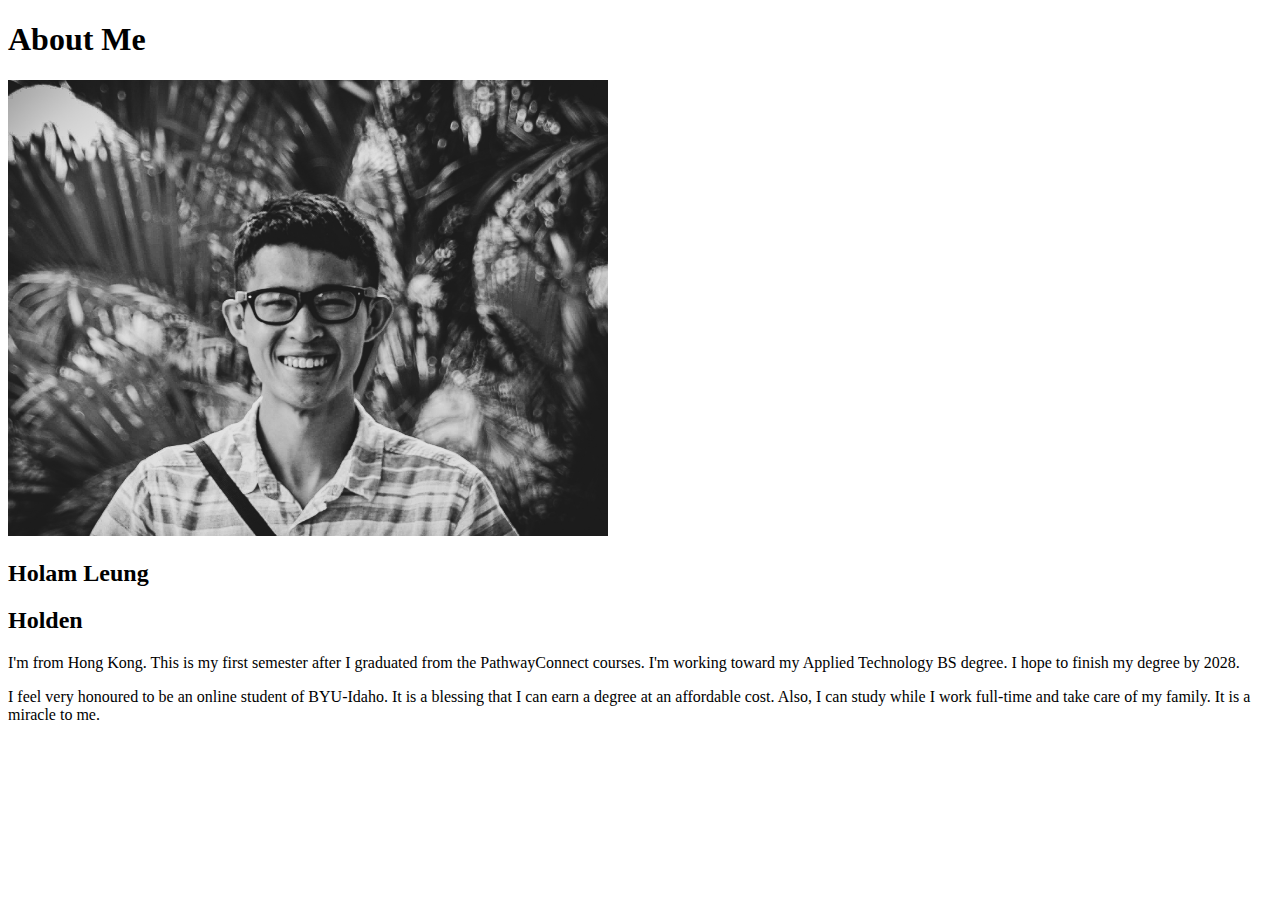
<file: aboutme/index.html>
<!DOCTYPE html>
<html lang="en">
<head>
    <meta charset="UTF-8">
    <meta http-equiv="X-UA-Compatible" content="IE=edge">
    <meta name="viewport" content="width=device-width, initial-scale=1.0">
    <title>All About Me</title>
</head>
<body>
    <h1>About Me</h1>
    <img alt = "Image of me" src="images/me.jpg" width="600">
    <h2>Holam Leung</h2>
    <h2>Holden</h2>
    <p>I'm from Hong Kong. This is my first semester after I graduated from the PathwayConnect courses. I'm working toward my Applied Technology BS degree. I hope to finish my degree by 2028.</p>
    <p>I feel very honoured to be an online student of BYU-Idaho. It is a blessing that I can earn a degree at an affordable cost. Also, I can study while I work full-time and take care of my family. It is a miracle to me.</p>
</body>
</html>
</file>
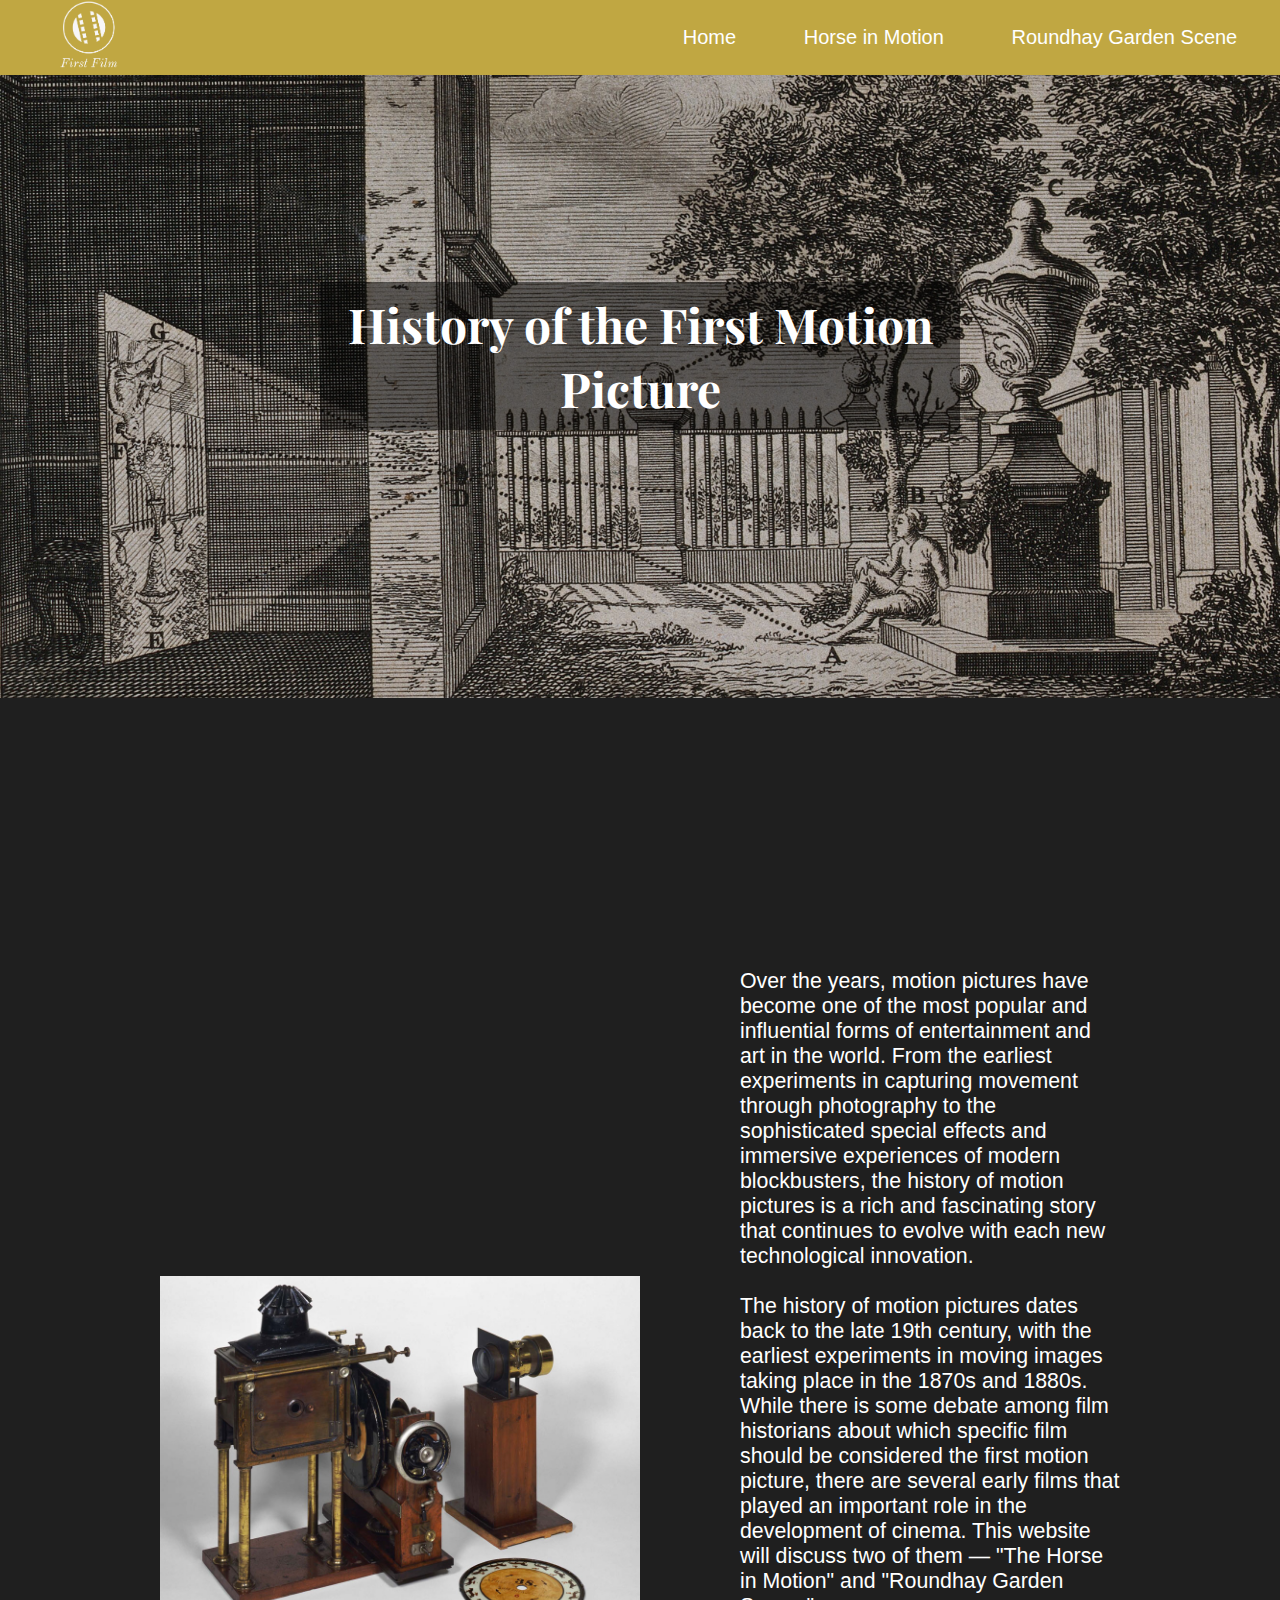
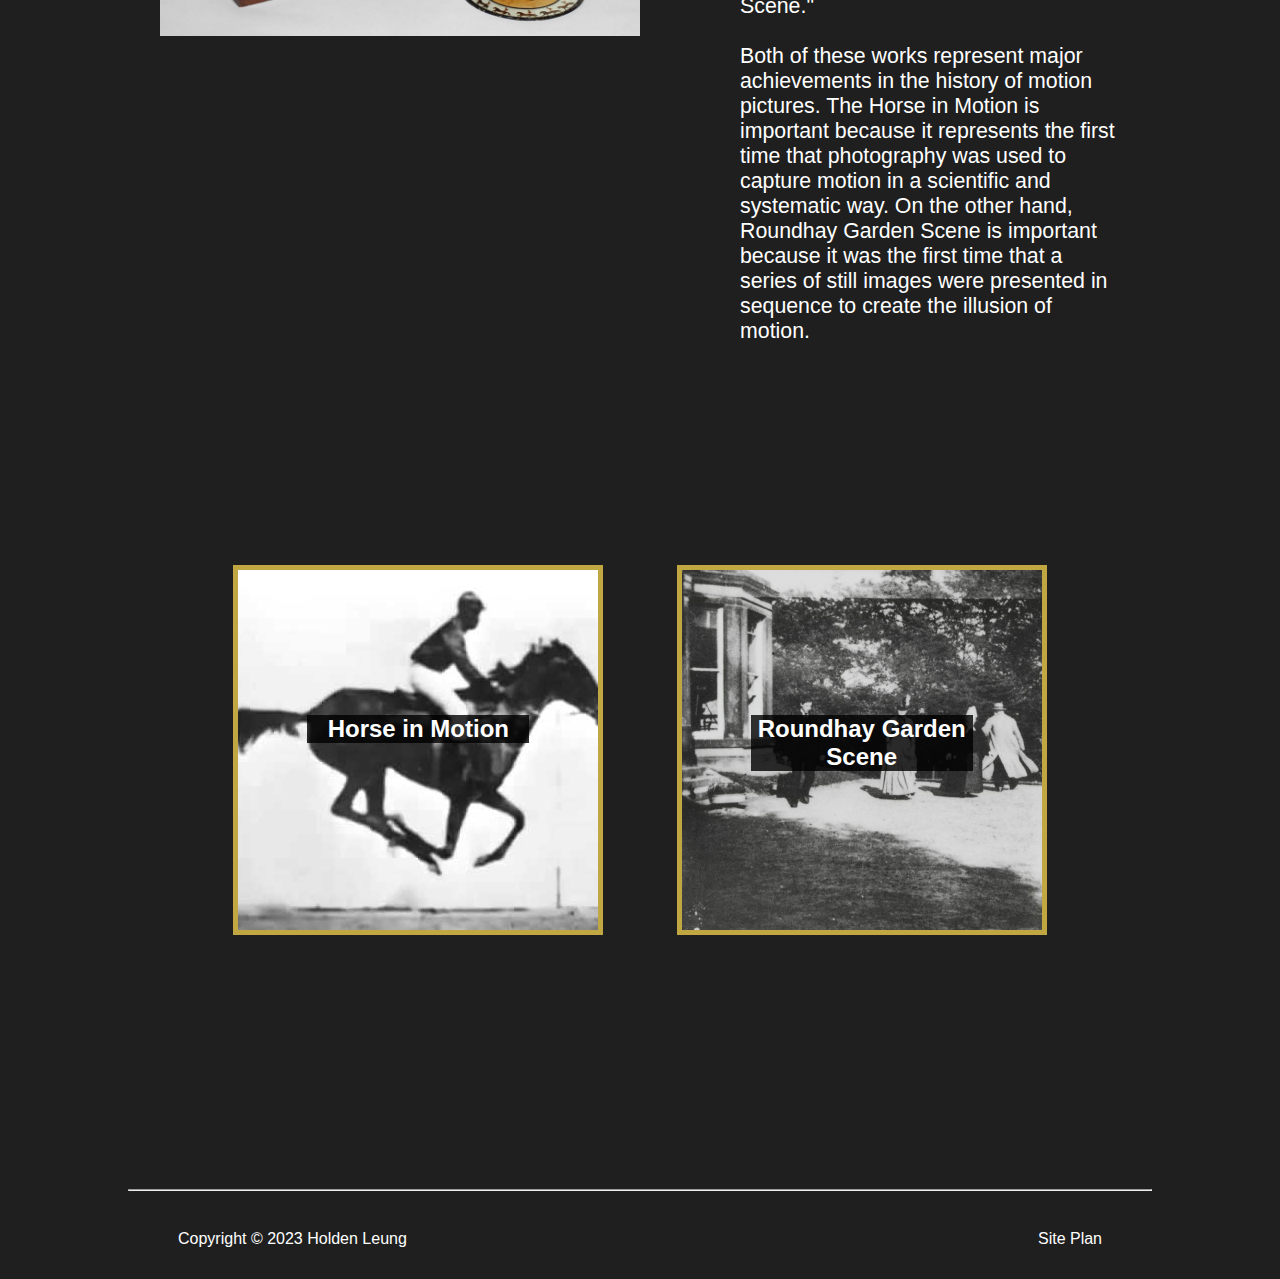
<file: film/index.html>
<!DOCTYPE html>
<html lang="en">
<head>
    <meta charset="UTF-8">
    <meta http-equiv="X-UA-Compatible" content="IE=edge">
    <meta name="viewport" content="width=device-width, initial-scale=1.0">
    <title>History of the First Motion Picture | Home</title>
    <link rel="stylesheet" href="styles/styles.css">
</head>
<body>
    <header>
        <a id="logo-link" href="index.html">
            <img src="images/ff_logo_trans.png" alt="First Film Logo">
        </a>
        <nav>
            <a href="index.html">Home</a>
            <a href="horse.html">Horse in Motion</a>
            <a href="garden.html">Roundhay Garden Scene</a>
        </nav>
    </header>
    <main>
        <section id="hero">
            <img src="images/camera_obscura.jpg" alt="Camera Obscura Illustration">
            <h1>History of the First Motion Picture</h1>
        </section>
        <div id="home-container">
            <div id="passage">
                <img src="images/zoopraxiscope.jpg" alt="Zoopraxiscope">
                <p>
                    Over the years, motion pictures have become one of the most popular and influential forms of entertainment and art in the world. From the earliest experiments in capturing movement through photography to the sophisticated special effects and immersive experiences of modern blockbusters, the history of motion pictures is a rich and fascinating story that continues to evolve with each new technological innovation.<br>
                    <br>The history of motion pictures dates back to the late 19th century, with the earliest experiments in moving images taking place in the 1870s and 1880s. While there is some debate among film historians about which specific film should be considered the first motion picture, there are several early films that played an important role in the development of cinema. This website will discuss two of them — "The Horse in Motion" and "Roundhay Garden Scene."<br>
                    <br>Both of these works represent major achievements in the history of motion pictures. The Horse in Motion is important because it represents the first time that photography was used to capture motion in a scientific and systematic way. On the other hand, Roundhay Garden Scene is important because it was the first time that a series of still images were presented in sequence to create the illusion of motion.
                </p>
            </div>
            <div id="subpage-container">
                <a class="subpage-link" href="horse.html">
                    <img src="images/horse.jpg" alt="The Horse in Motion">
                    <h2>Horse in Motion</h2>
                </a>
                <a class="subpage-link" href="garden.html">
                    <img src="images/garden.jpg" alt="Roundhay Garden Scene">
                    <h2>Roundhay Garden Scene</h2>
                </a>
            </div>
        </div>
    </main>
    <footer>
        <hr>
        <div id="footer-container">
            <p>Copyright © 2023 Holden Leung</p>
            <p id="footer-link"><a href="site-plan.html">Site Plan</a></p>
        </div>
    </footer>
</body>
</html>
</file>
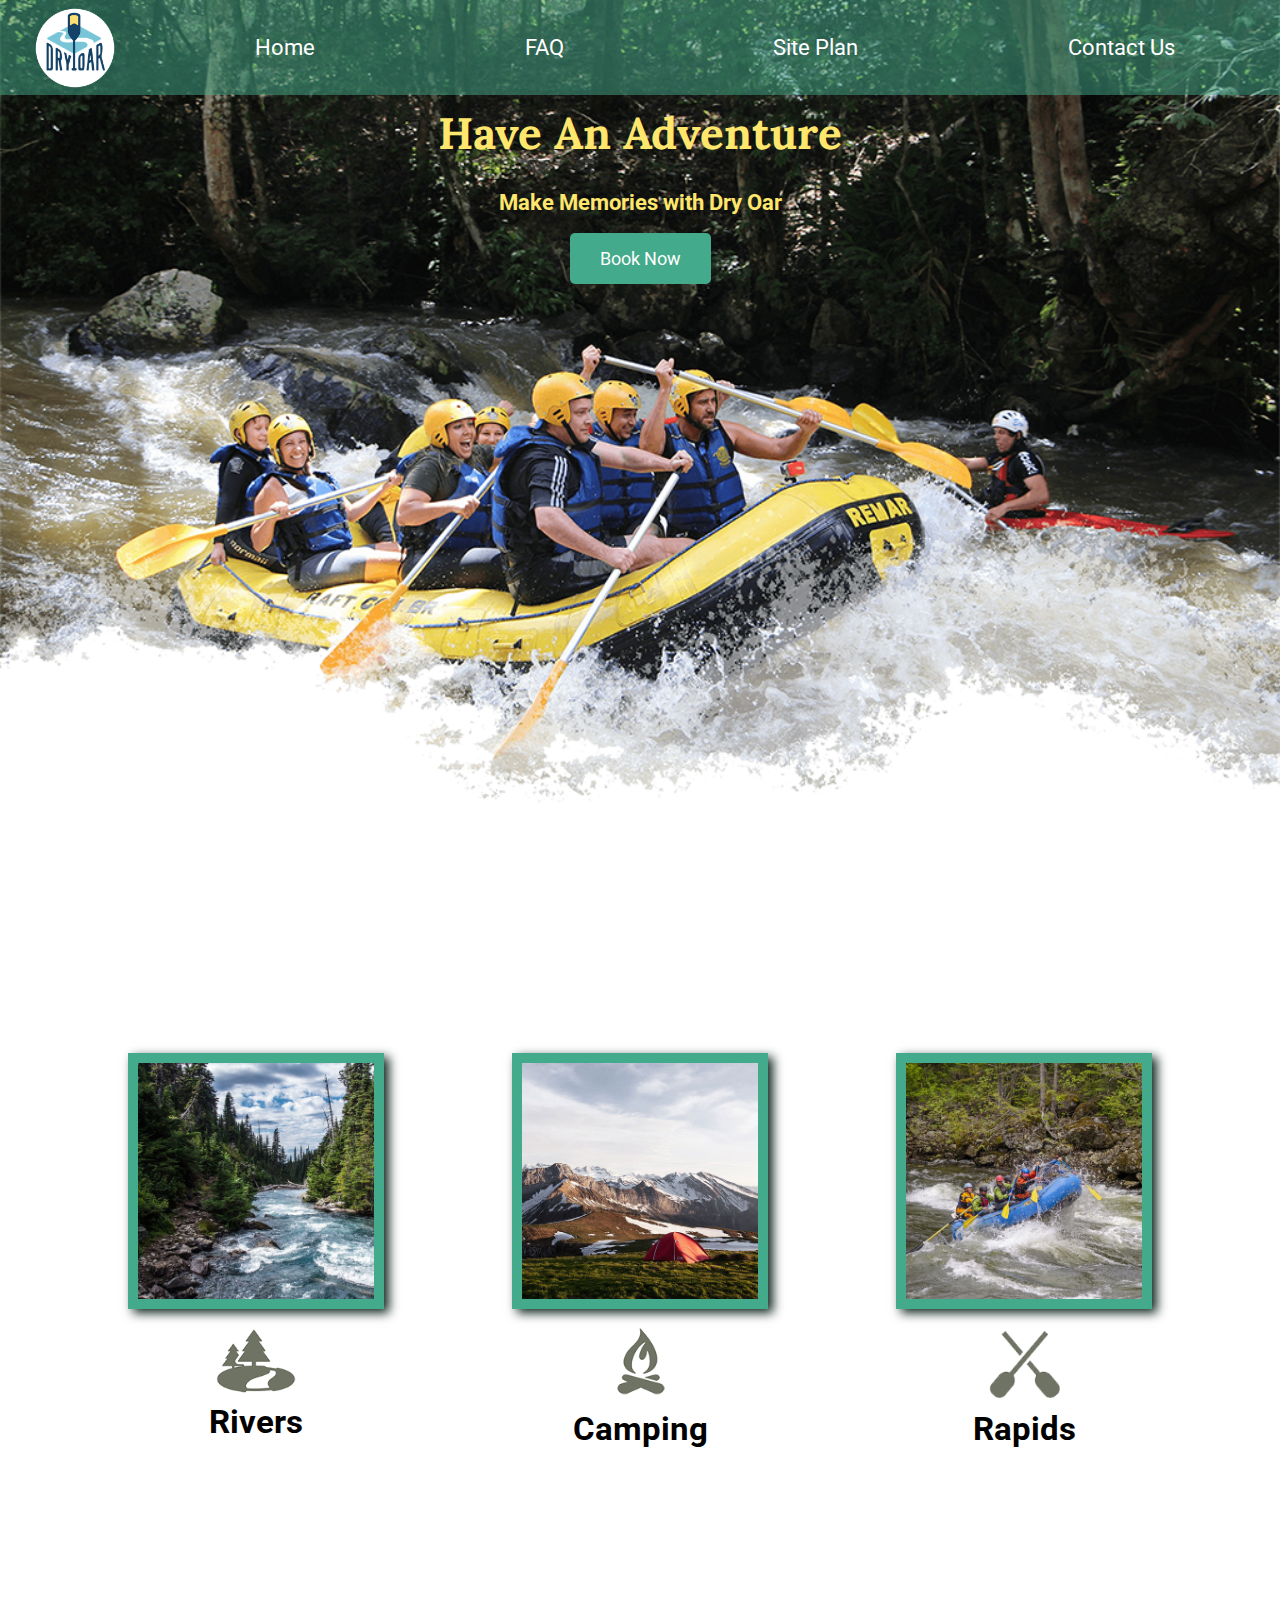
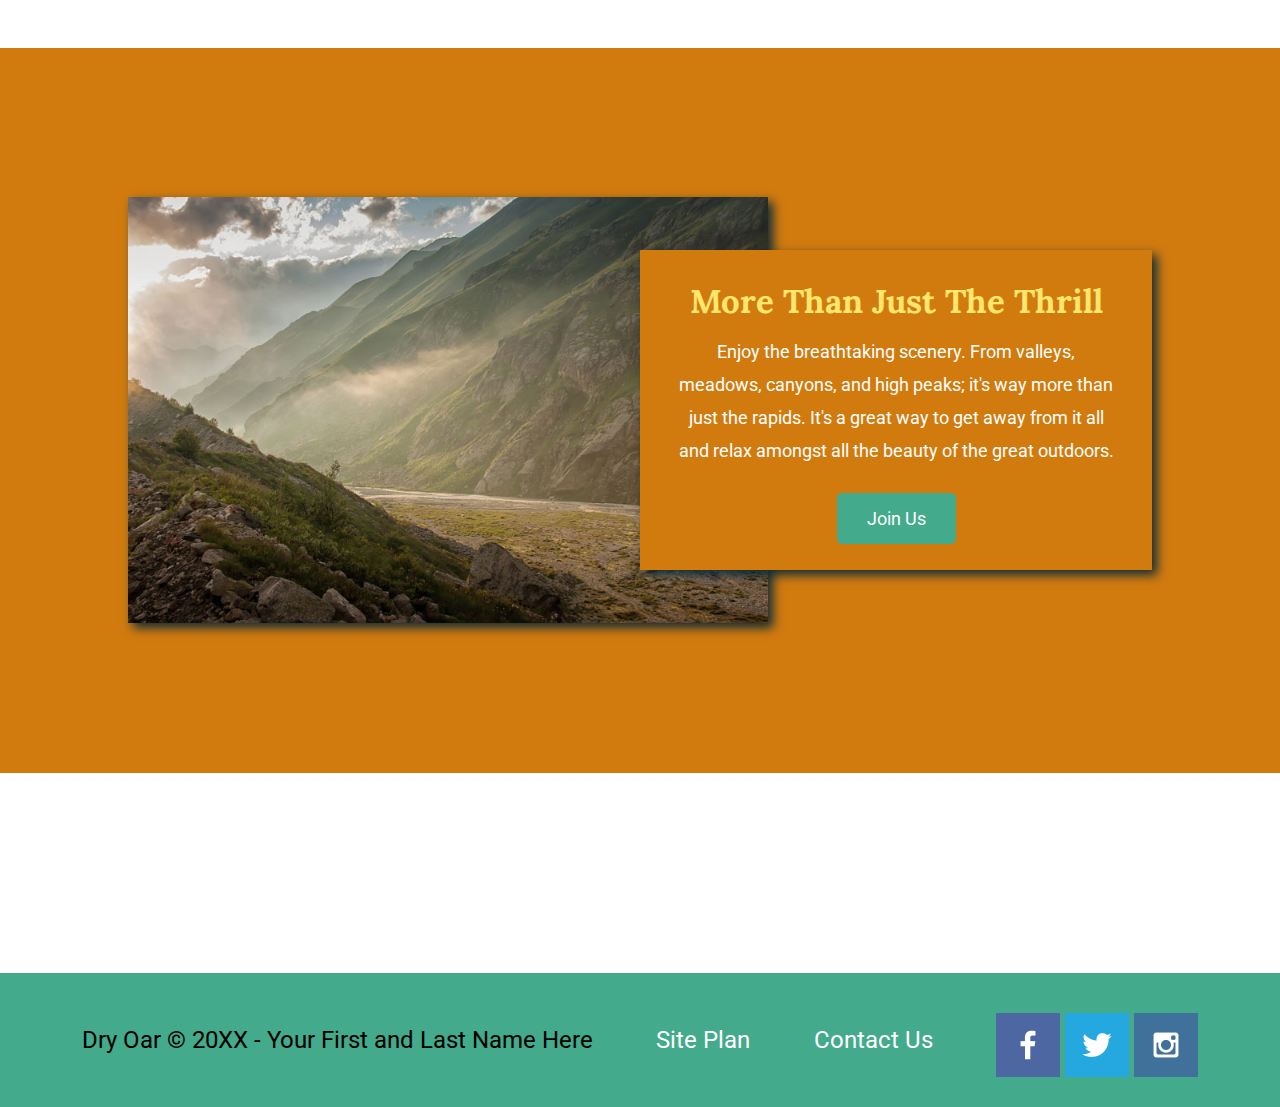
<file: wwr/index.html>
<!DOCTYPE html>
<html lang="en">
<head>
    <meta charset="UTF-8">
    <meta http-equiv="X-UA-Compatible" content="IE=edge">
    <meta name="viewport" content="width=device-width, intial-scale=1.0">
    <title>Whitewater Rafting Vacations | Dry Oar Boating | Home</title>
    <link rel="stylesheet" href="styles/styles.css">
</head>
<body>
    <div id="content">
        <header>
            <a id="logo_link" href="index.html">
                <img class="logo" src="images/logo.png" alt="Dry Oar Logo">
            </a>
            <nav>
                <a href="index.html">Home</a>
                <a href="faq.html">FAQ</a>
                <a href="site-plan-rafting.html">Site Plan</a>
                <a href="contactus.html">Contact Us</a>
            </nav>
        </header>
        <div id="hero">
            <div id="hero-box">
                <img id="hero-img" src="images/hero.png" alt="People enjoying white water rafting">
            </div>
            <section id="hero-msg">
                <h1 class="home-title">Have An Adventure</h1>
                <h4>Make Memories with Dry Oar</h4>
                <div class="button-box">
                    <a class="book" href="contactus.html">Book Now</a>
                </div>
            </section>
        </div>
        <main class="home-grid">
            <section class="rivers-card">
                <img class="card-img" src="images/rivers.jpg" alt="river in forest">
                <img class="icon" src="images/river_icon.png" alt="river icon">
                <h2>Rivers</h2>
            </section>
            <section class="camping-card">
                <img class="card-img" src="images/camping.jpg" alt="tent in mountains">
                <img class="icon" src="images/fire_icon.png" alt="fire icon">
                <h2>Camping</h2>
            </section>
            <section class="rapids-card">
                <img class="card-img" src="images/rapids.jpg" alt="rafting boast">
                <img class="icon" src="images/oars.png" alt="oars icon">
                <h2>Rapids</h2>
            </section>
            <div id="background"></div>
            <img class="mountains" src="images/mountains.jpg" alt="Misty mountains">
            <section class="msg">
                <h2>More Than Just The Thrill</h2>
                <p>Enjoy the breathtaking scenery. From valleys, meadows, canyons, and high peaks; it's way more than just the rapids. It's a great way to get away from it all and relax amongst all the beauty of the great outdoors. </p>
                <a class='join' href="rivers.html">Join Us</a>
            </section>
        </main>
        <footer>
            <p>Dry Oar &copy; 20XX - Your First and Last Name Here</p>
            <p><a href="site-plan-rafting.html">Site Plan</a></p>
            <p><a href="contactus.html">Contact Us</a></p>
            <div class="social">
                <a href="https://facebook.com" target="_blank">
                    <img src="images/facebook.png" alt="fb icon">
                </a>
                <a href="https://twitter.com" target="_blank">
                    <img src="images/twitter.png" alt="twitter icon">
                </a>
                <a href="https://instagram.com" target="_blank">
                    <img src="images/instagram.png" alt="instagram icon">
                </a>
            </div>
        </footer>
    </div>
</body>
</html>
</file>
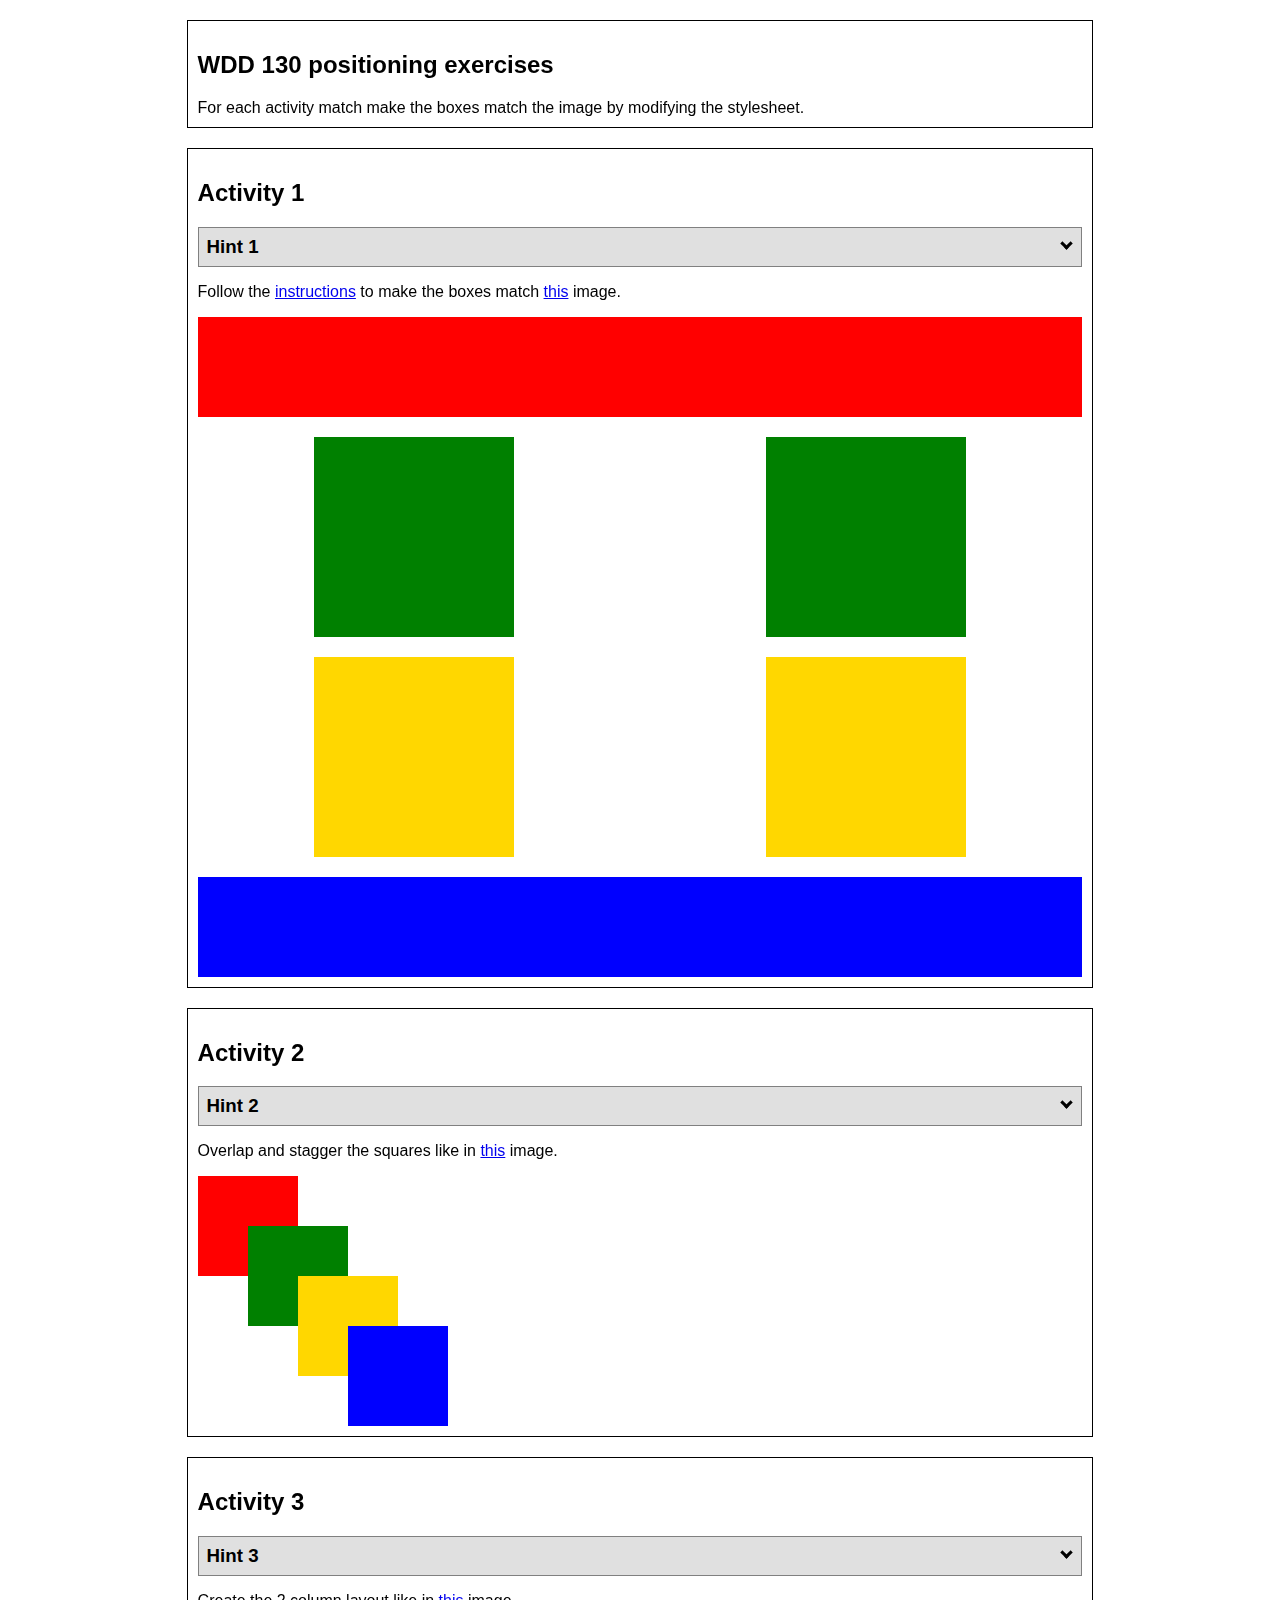
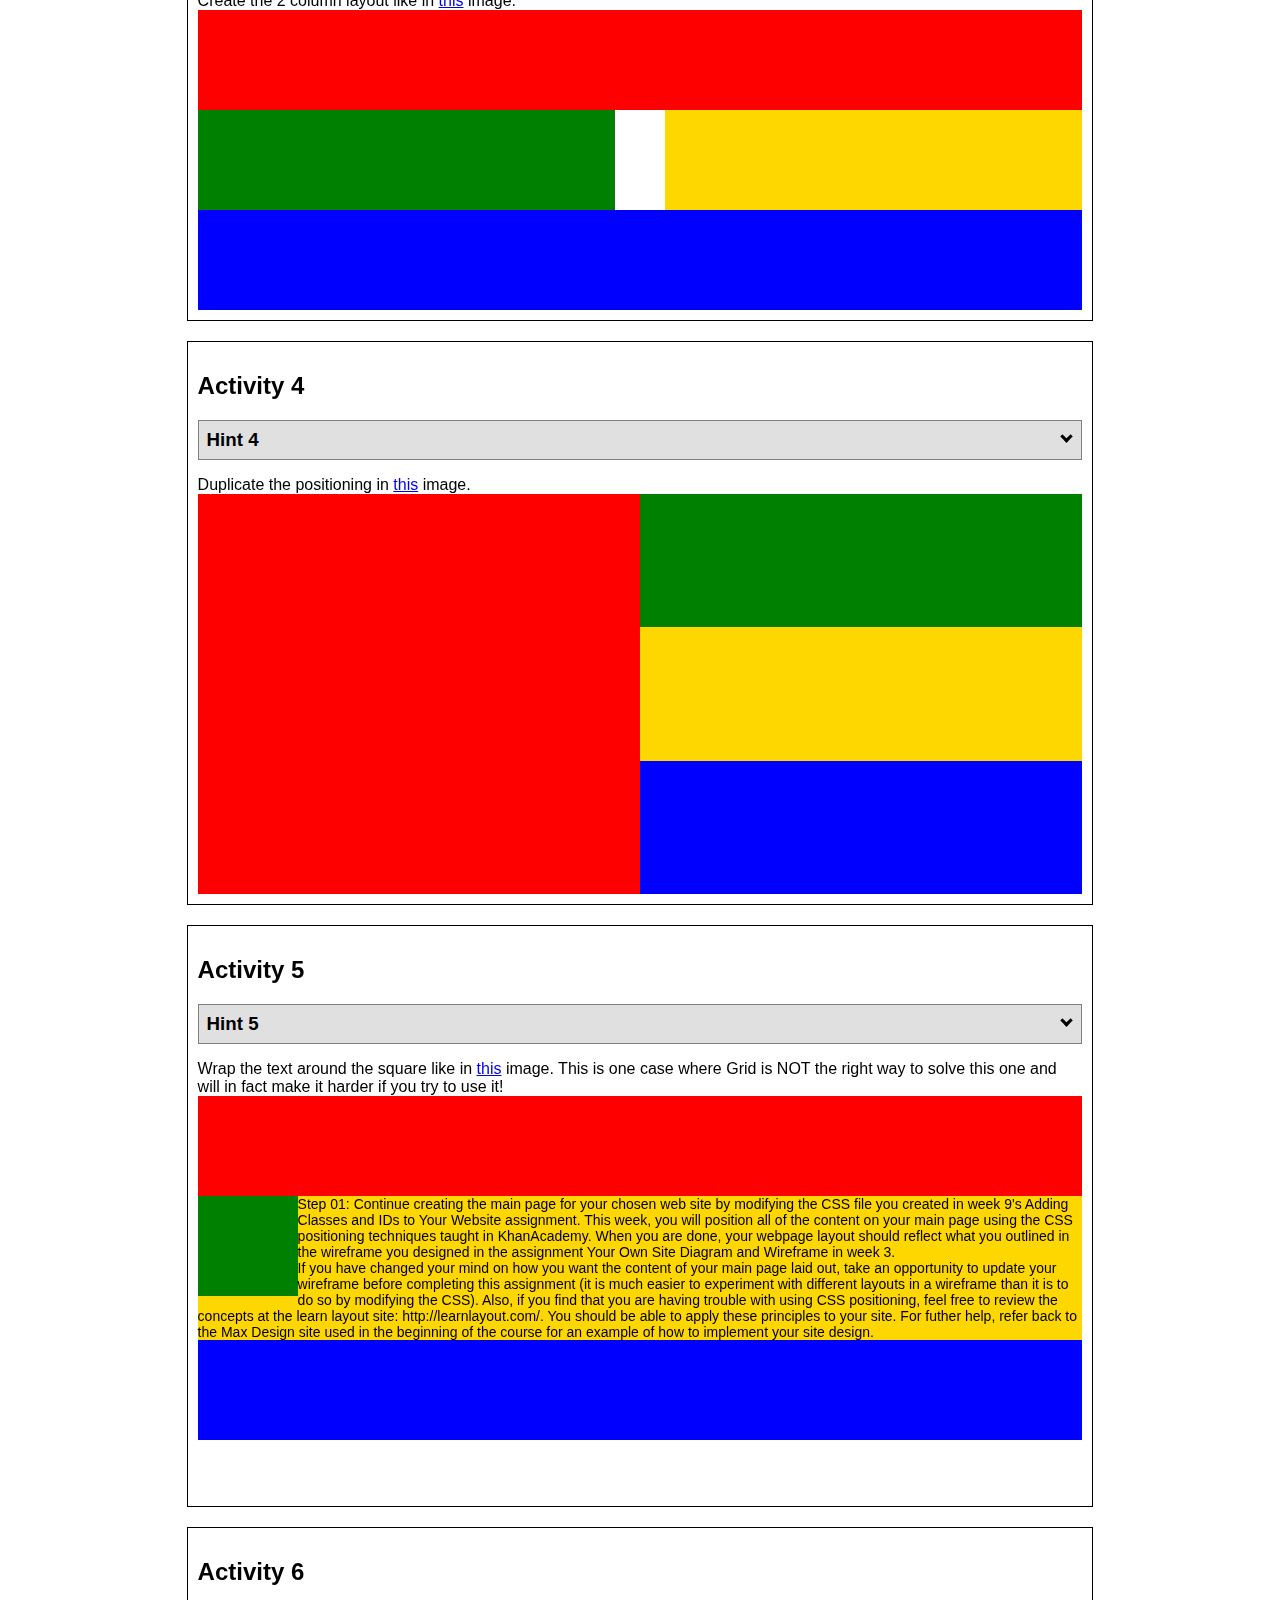
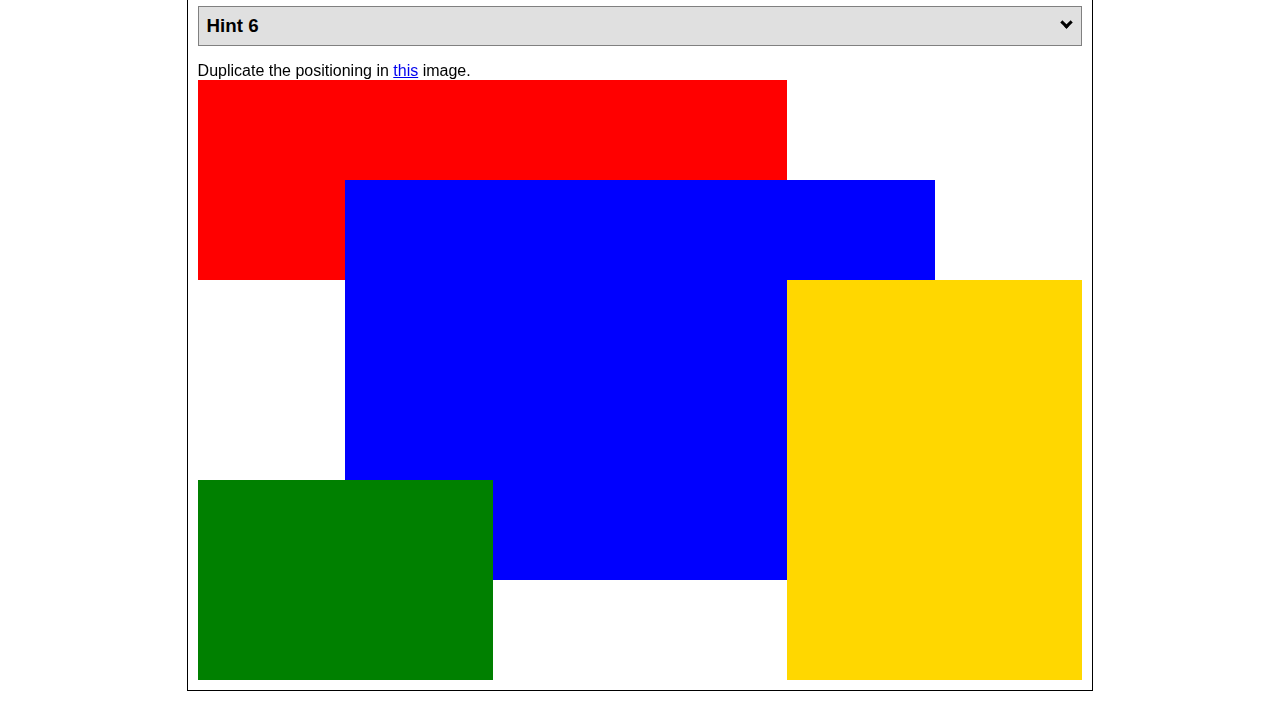
<file: positioning.html>
<!DOCTYPE html>
<html lang="en">
  <head>
    <!-- HTML - Name: positioning.html -->
    <title>Positioning Activity</title>
    <link rel="stylesheet" type="text/css" href="positionstyles.css" />
  </head>
  <body>
    <div class="activity">
      <h2>WDD 130 positioning exercises</h2>
      For each activity match make the boxes match the image by modifying the stylesheet.</div>
    <div class="activity">
      <h2>Activity 1</h2>
      <section class="hint"><input type="checkbox" ><i></i> <h3>Hint 1</h3><div><p>Check out the <a href="https://byui-wdd.github.io/wdd130/activities/w06-css-positioning.html" target="_blank">activity instructions</a> in Ilearn!</p></div></section>
      <p>Follow the <a href="https://byui-wdd.github.io/wdd130/activities/w06-css-positioning.html" target="_blank">instructions</a> to make the boxes match  <a href="https://byui-wdd.github.io/wdd130/images/example1.png" target="_blank">this</a> image.</p>
      <div class="content1" >
        <div class="red1" ></div>
        <div class="green1" ></div>
        <div class="green1" ></div>
        <div class="yellow1"></div>
        <div class="yellow1"></div>
        <div class="blue1"></div>
      </div>
    </div>
    <div class="activity">
      <h2>Activity 2</h2>
      <section class="hint"><input type="checkbox" > <h3>Hint 2</h3><i></i><div>
      <ul>
      <li>grid-template-columns: 50px 50px 50px 50px 50px </li></ul></div></section>
      <p>Overlap and stagger the squares like in <a href="https://byui-wdd.github.io/wdd130/images/example2.png" target="_blank">this</a> image.</p>
      <div class="content2" >
        <div class="red2" ></div>
        <div class="green2" ></div>
        <div class="yellow2"></div>
        <div class="blue2"></div>
      </div>
    </div>
    <div class="activity">
      <h2>Activity 3</h2>
      <section class="hint"><input type="checkbox" > <h3>Hint 3</h3><i></i><div><p>This one is going to be best solved with CSS Grid. Remember to make the boxes the right width first...then start moving them around. </p><h4>Properties used:</h4><ul><li>display:grid;</li><li>grid-template-columns:</li><li>grid-column-gap:</li>
        <li>grid-column:</li>  </ul></div></section>
      Create the 2 column layout like in <a href="https://byui-wdd.github.io/wdd130/images/example3.png" target="_blank">this</a>  image.
      <div class="content3" >
        <div class="red3" ></div>
        <div class="green3" ></div>
        <div class="yellow3"></div>
        <div class="blue3"></div>
      </div>
    </div>
    <div class="activity">
      <h2>Activity 4</h2>
      <section class="hint"><input type="checkbox" > <h3>Hint 4</h3><i></i><div><p>For the others we have been primarily concerned with width. For this one you will need to adjust height as well. </p><h4>Properties used:</h4><ul><li>display:grid;</li><li>grid-template-columns:</li><li>grid-row:</li></ul></div></section>
      Duplicate the positioning in <a href="https://byui-wdd.github.io/wdd130/images/example4.png" target="_blank">this</a> image. 
      <div class="content4" >
        <div class="red4" ></div>
        <div class="green4" ></div>
        <div class="yellow4"></div>
        <div class="blue4"></div>
      </div>
    </div>

    <div class="activity">
      <h2>Activity 5</h2>
      <section class="hint"><input type="checkbox" > <h3>Hint 5</h3><i></i><div><p>Grid is <strong>not</strong> the right way to do this.  In fact there is only one way to really do that...and that is with float. Remember that we float the thing we want the text to wrap around.  Also remember to start by making all the shapes the right size and shape.</p><h4>Properties used:</h4><ul><li>float: left;</li></ul></div></section>
      Wrap the text around the square like in <a href="https://byui-wdd.github.io/wdd130/images/example5.png" target="_blank">this</a> image. This is one case where Grid is NOT the right way to solve this one and will in fact make it harder if you try to use it!
      <div class="content5" >
        <div class="red5" ></div>
        <div class="green5" ></div>
        <div class="yellow5">Step 01: Continue creating the main page for your chosen web site by modifying the CSS file you created in week 9's Adding Classes and IDs to Your Website assignment. This week, you will position all of the content on your main page using the CSS positioning techniques taught in KhanAcademy. When you are done, your webpage layout should reflect what you outlined in the wireframe you designed in the assignment Your Own Site Diagram and Wireframe in week 3. <br />
          If you have changed your mind on how you want the content of your main page laid out, take an opportunity to update your wireframe before completing this assignment (it is much easier to experiment with different layouts in a wireframe than it is to do so by modifying the CSS). Also, if you find that you are having trouble with using CSS positioning, feel free to review the concepts at the learn layout site: http://learnlayout.com/. You should be able to apply these principles to your site. For futher help, refer back to the Max Design site used in the beginning of the course for an example of how to implement your site design.</div>
        <div class="blue5"></div>
      </div>
    </div>
    <div class="activity">
      <h2>Activity 6</h2>
      <section class="hint"><input type="checkbox" > <h3>Hint 6</h3><i></i><div><p>This one is all about visualizing the grid behind the layout. If you are having a hard time doing that first: all the sizes are even multiples of 100, and second here is another example with the lines drawn: <a href="https://byui-wdd.github.io/wdd130/images/example6-hint.png" target="_blank">example 6 with lines</a>. For this one you will find it easiest if you use px for the column width. You can also use <kbd>z-index</kbd> to control the element layering.    </p><h4>Properties used:</h4><ul><li>display:grid;</li><li>grid-template-columns:</li><li>grid-column:</li><li>grid-row:</li><li><a href="https://www.w3schools.com/cssref/pr_pos_z-index.asp" target="_blank">z-index:</a></li></ul></div></section>
      Duplicate the positioning in <a href="https://byui-wdd.github.io/wdd130/images/example6.png" target="_blank">this</a> image.
      <div class="content6" >
        <div class="red6" ></div>
        <div class="green6" ></div>
        <div class="yellow6"></div>
        <div class="blue6"></div>
      </div>
    </div>
  </body>
</html>
</file>
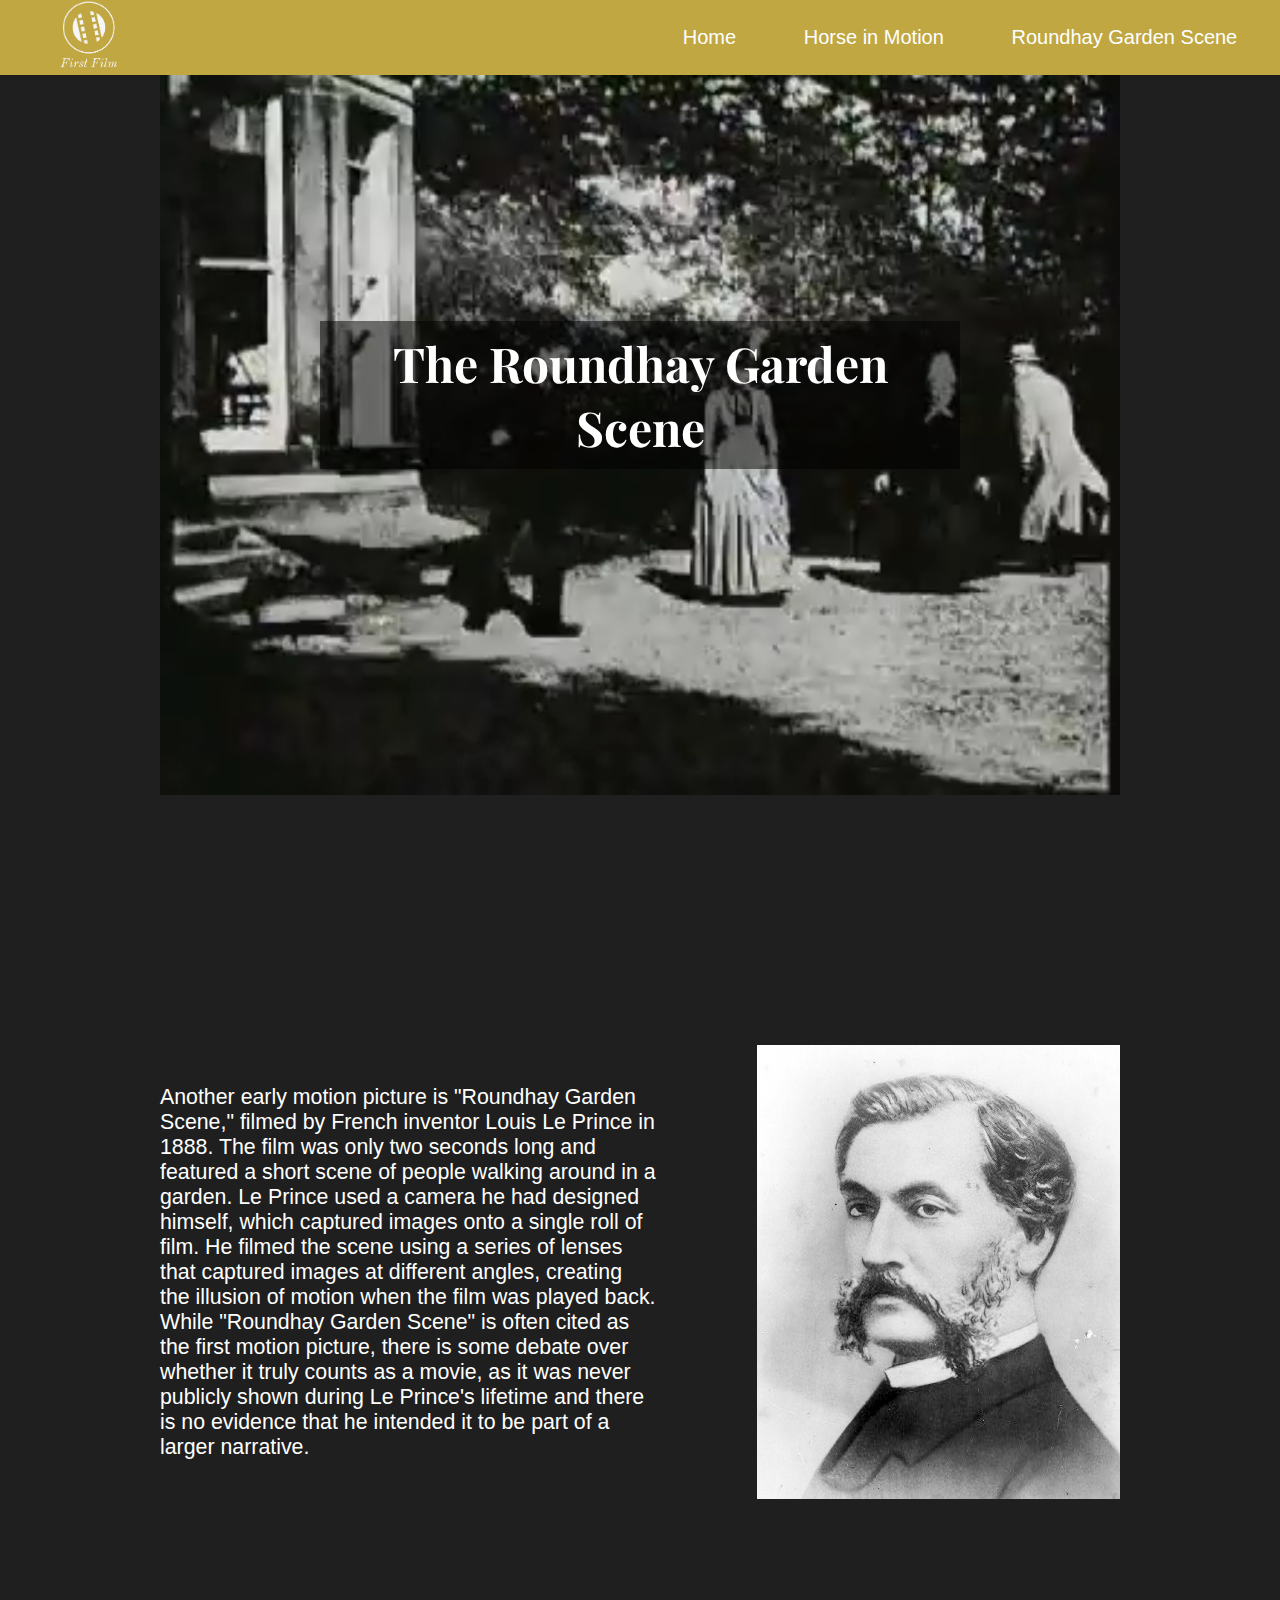
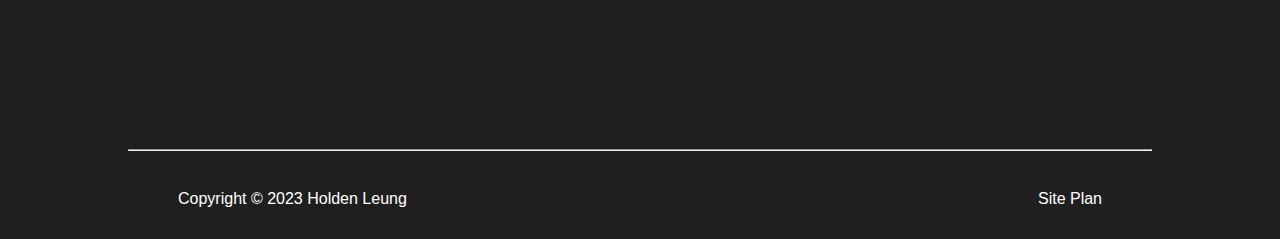
<file: film/garden.html>
<!DOCTYPE html>
<html lang="en">
<head>
    <meta charset="UTF-8">
    <meta http-equiv="X-UA-Compatible" content="IE=edge">
    <meta name="viewport" content="width=device-width, initial-scale=1.0">
    <title>Roundhay Garden Scene</title>
    <link rel="stylesheet" href="styles/styles.css">
</head>
<body>
    <header>
        <a id="logo-link" href="index.html">
            <img src="images/ff_logo_trans.png" alt="First Film Logo">
        </a>
        <nav>
            <a href="index.html">Home</a>
            <a href="horse.html">Horse in Motion</a>
            <a href="garden.html">Roundhay Garden Scene</a>
        </nav>
    </header>
    <main>
        <section id="hero">
            <video autoplay muted loop id="hero-video">
                <source src="videos/garden.mp4" type="video/mp4">
                Your browser does not support HTML5 video.
            </video>
            <h1>The Roundhay Garden Scene</h1>
        </section>
        <div id="home-container">
            <div id="passage">
                <p>
                    Another early motion picture is "Roundhay Garden Scene," filmed by French inventor Louis Le Prince in 1888. The film was only two seconds long and featured a short scene of people walking around in a garden. Le Prince used a camera he had designed himself, which captured images onto a single roll of film. He filmed the scene using a series of lenses that captured images at different angles, creating the illusion of motion when the film was played back. While "Roundhay Garden Scene" is often cited as the first motion picture, there is some debate over whether it truly counts as a movie, as it was never publicly shown during Le Prince's lifetime and there is no evidence that he intended it to be part of a larger narrative.
                </p>
                <img src="images/louis_le_prince.jpg" alt="Louis Le Prince potrait">
            </div>
        </div>
    </main>
    <footer>
        <hr>
        <div id="footer-container">
            <p>Copyright © 2023 Holden Leung</p>
            <p id="footer-link"><a href="site-plan.html">Site Plan</a></p>
        </div>
    </footer>
</body>
</html>
</file>
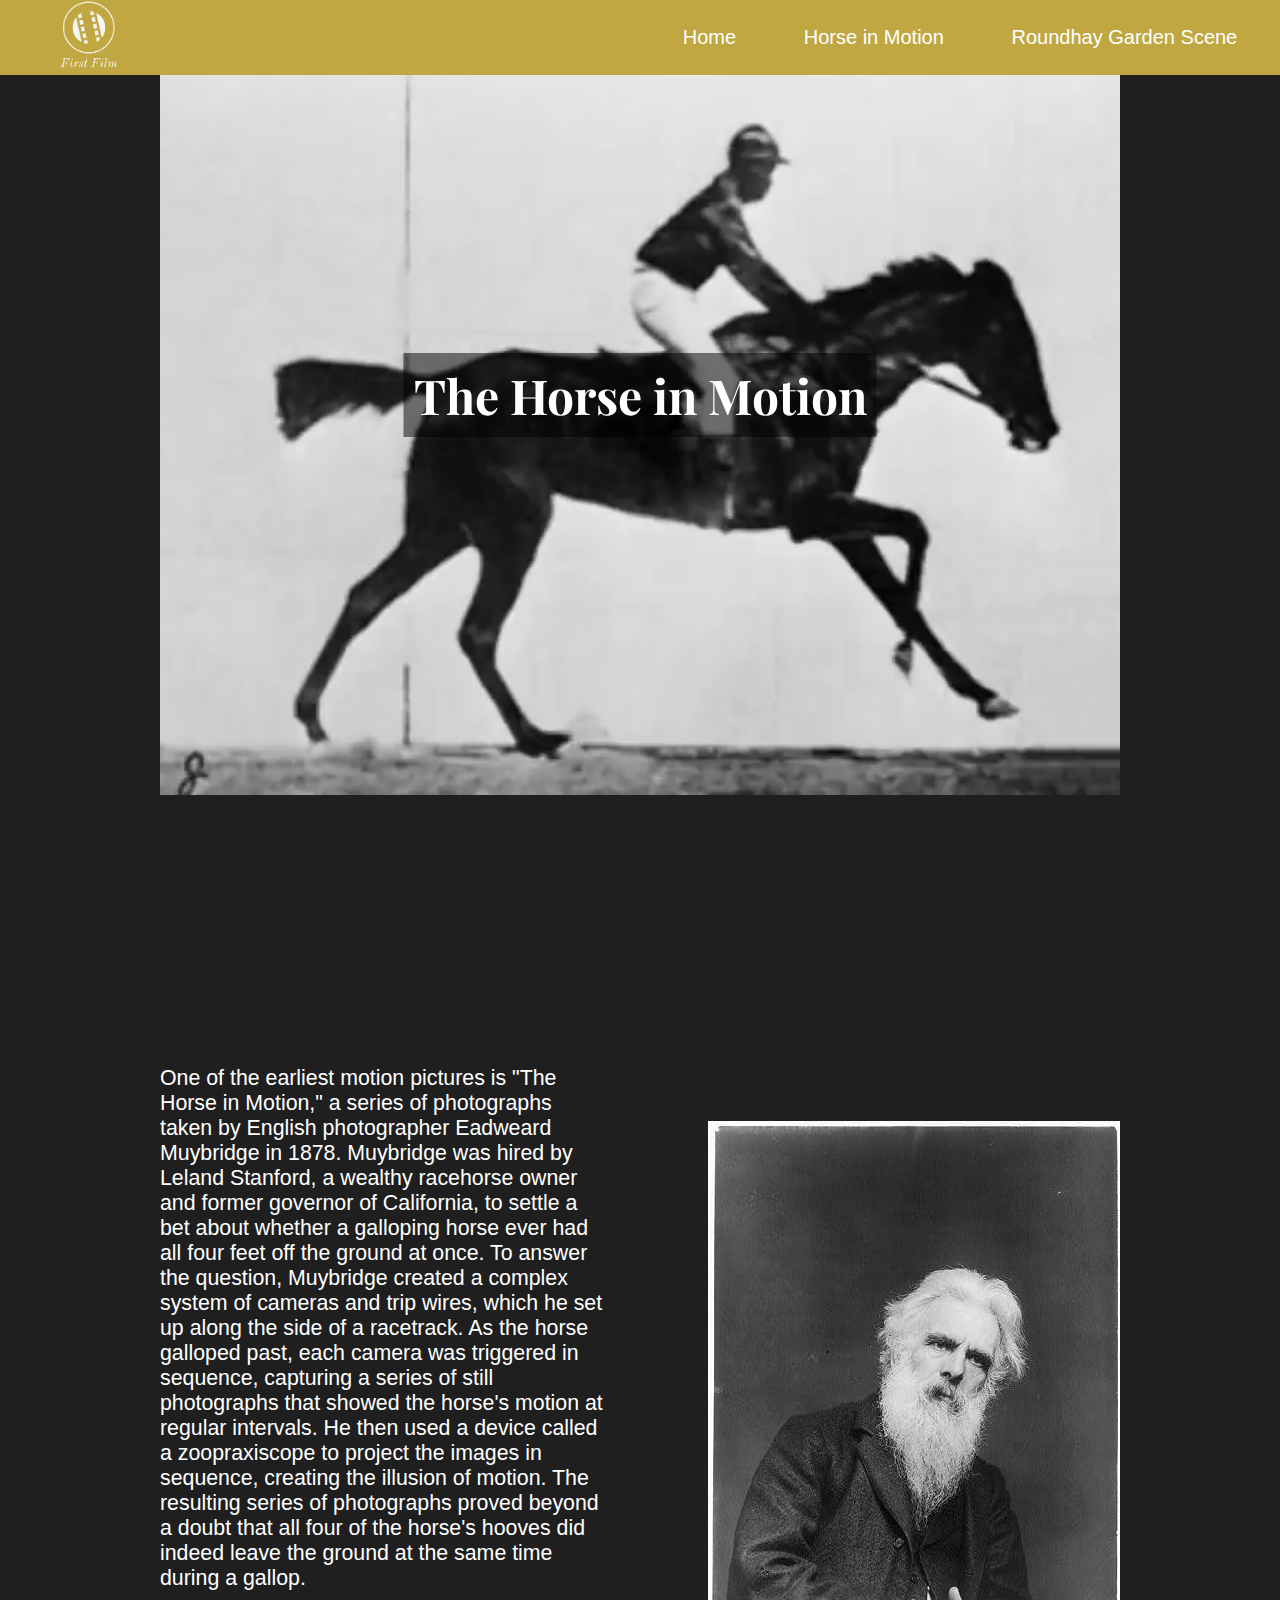
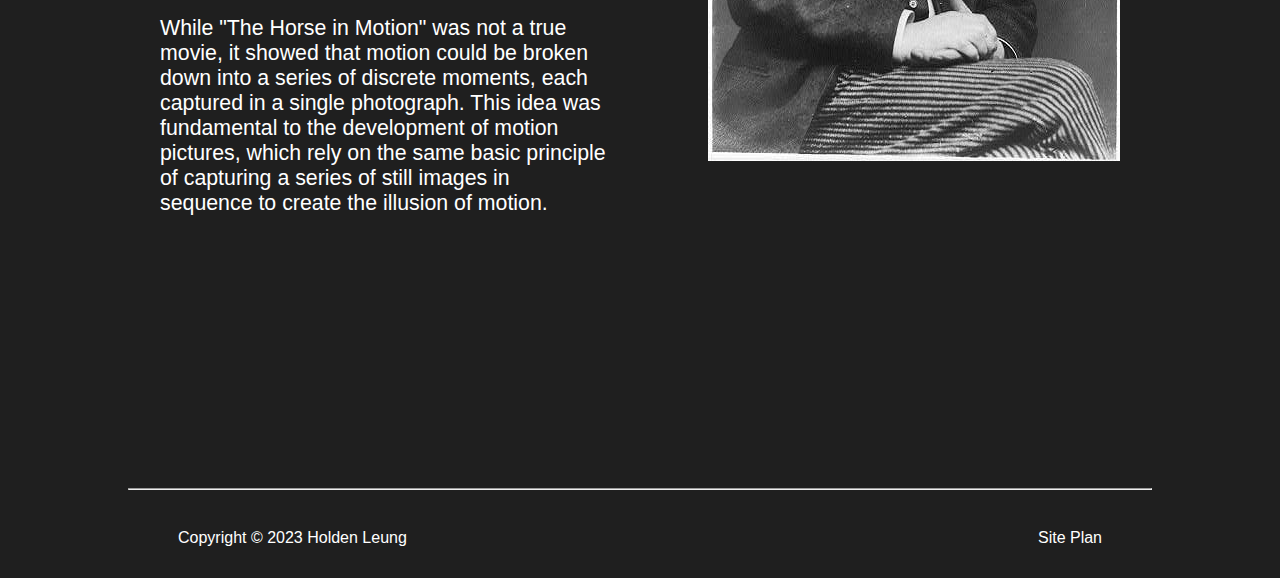
<file: film/horse.html>
<!DOCTYPE html>
<html lang="en">
<head>
    <meta charset="UTF-8">
    <meta http-equiv="X-UA-Compatible" content="IE=edge">
    <meta name="viewport" content="width=device-width, initial-scale=1.0">
    <title>Horse in Motion | History of the First Motion Picture </title>
    <link rel="stylesheet" href="styles/styles.css">
</head>
<body>
    <header>
        <a id="logo-link" href="index.html">
            <img src="images/ff_logo_trans.png" alt="First Film Logo">
        </a>
        <nav>
            <a href="index.html">Home</a>
            <a href="horse.html">Horse in Motion</a>
            <a href="garden.html">Roundhay Garden Scene</a>
        </nav>
    </header>
    <main>
        <section id="hero">
            <video autoplay muted loop id="hero-video">
                <source src="videos/horse.mp4" type="video/mp4">
                Your browser does not support HTML5 video.
            </video>
            <h1>The Horse in Motion</h1>
        </section>
        <div id="home-container">
            <div id="passage">
                <p>
                    One of the earliest motion pictures is "The Horse in Motion," a series of photographs taken by English photographer Eadweard Muybridge in 1878. Muybridge was hired by Leland Stanford, a wealthy racehorse owner and former governor of California, to settle a bet about whether a galloping horse ever had all four feet off the ground at once. To answer the question, Muybridge created a complex system of cameras and trip wires, which he set up along the side of a racetrack. As the horse galloped past, each camera was triggered in sequence, capturing a series of still photographs that showed the horse's motion at regular intervals. He then used a device called a zoopraxiscope to project the images in sequence, creating the illusion of motion. The resulting series of photographs proved beyond a doubt that all four of the horse's hooves did indeed leave the ground at the same time during a gallop.<br>
                    <br>While "The Horse in Motion" was not a true movie, it showed that motion could be broken down into a series of discrete moments, each captured in a single photograph. This idea was fundamental to the development of motion pictures, which rely on the same basic principle of capturing a series of still images in sequence to create the illusion of motion.
                </p>
                <img src="images/eadweard_muybridge.jpg" alt="Eadweard Muybridge potrait">
            </div>
        </div>
    </main>
    <footer>
        <hr>
        <div id="footer-container">
            <p>Copyright © 2023 Holden Leung</p>
            <p id="footer-link"><a href="site-plan.html">Site Plan</a></p>
        </div>
    </footer>
</body>
</html>
</file>
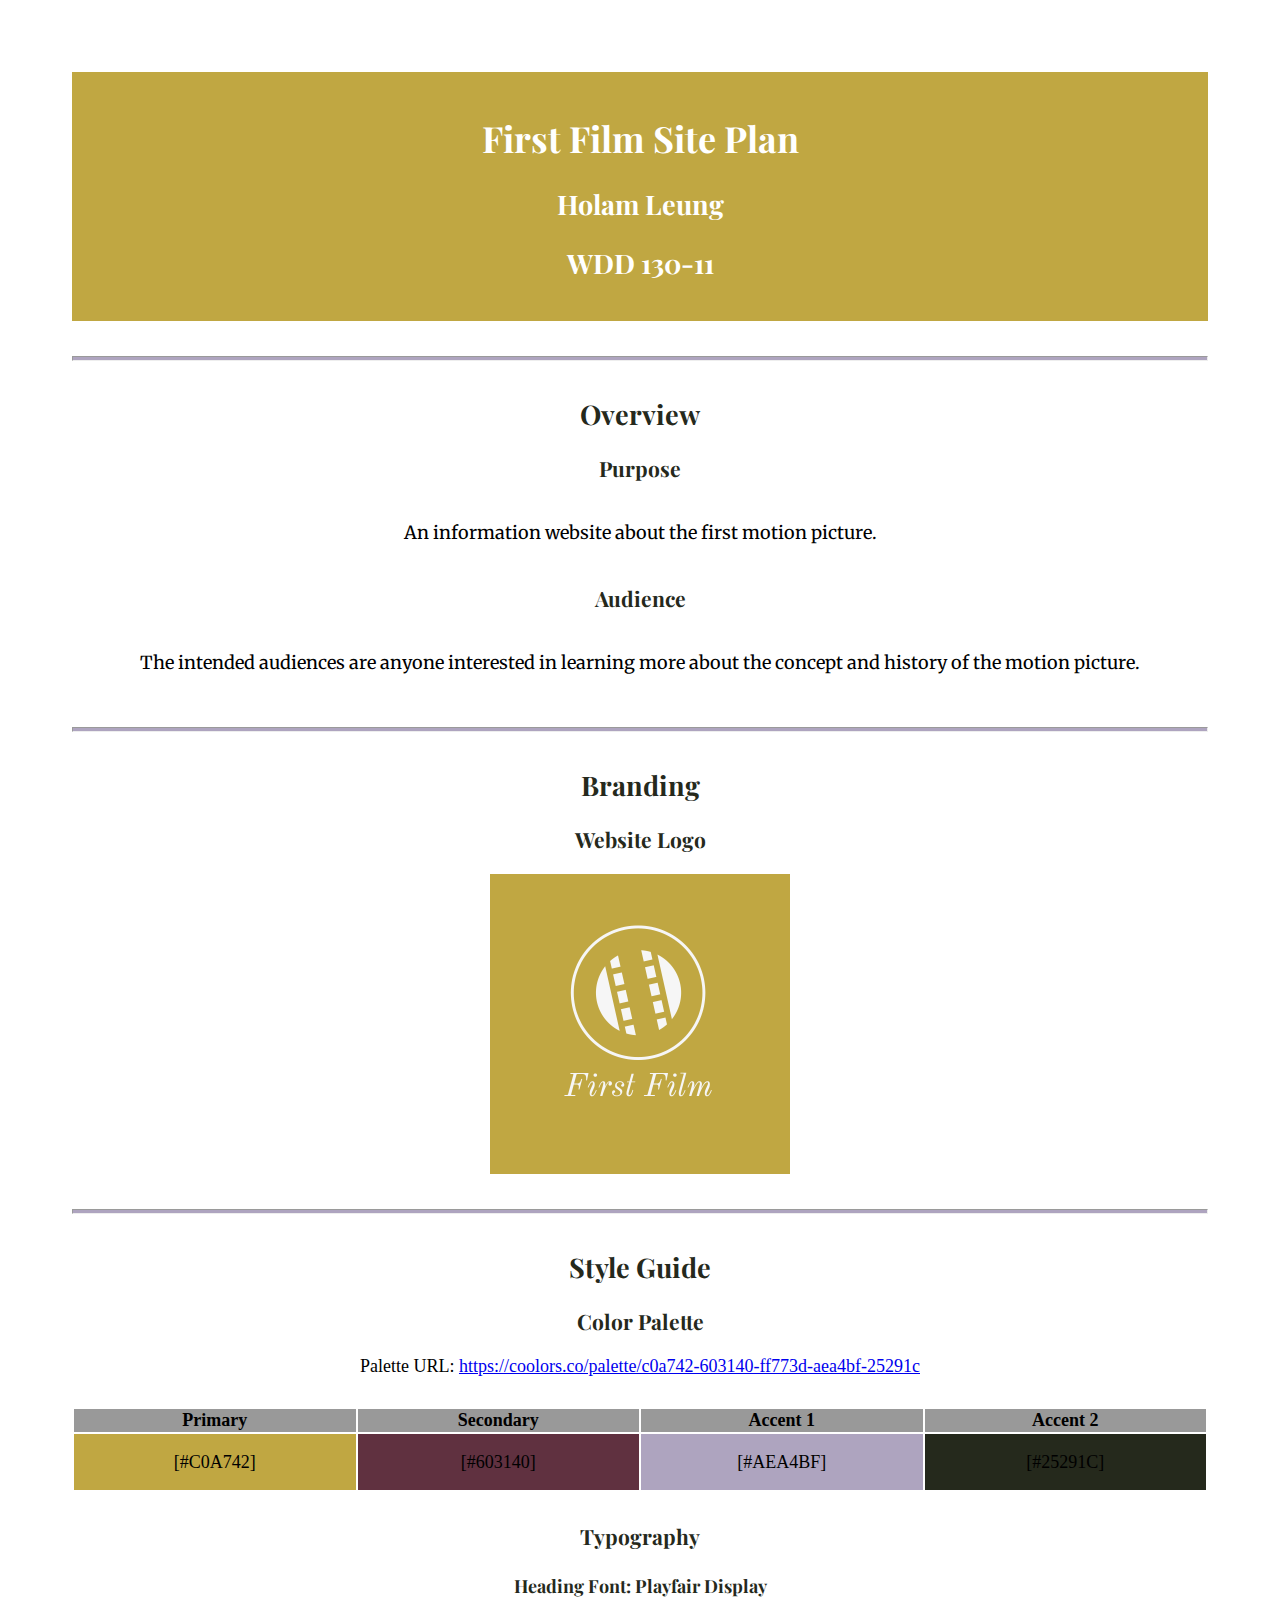
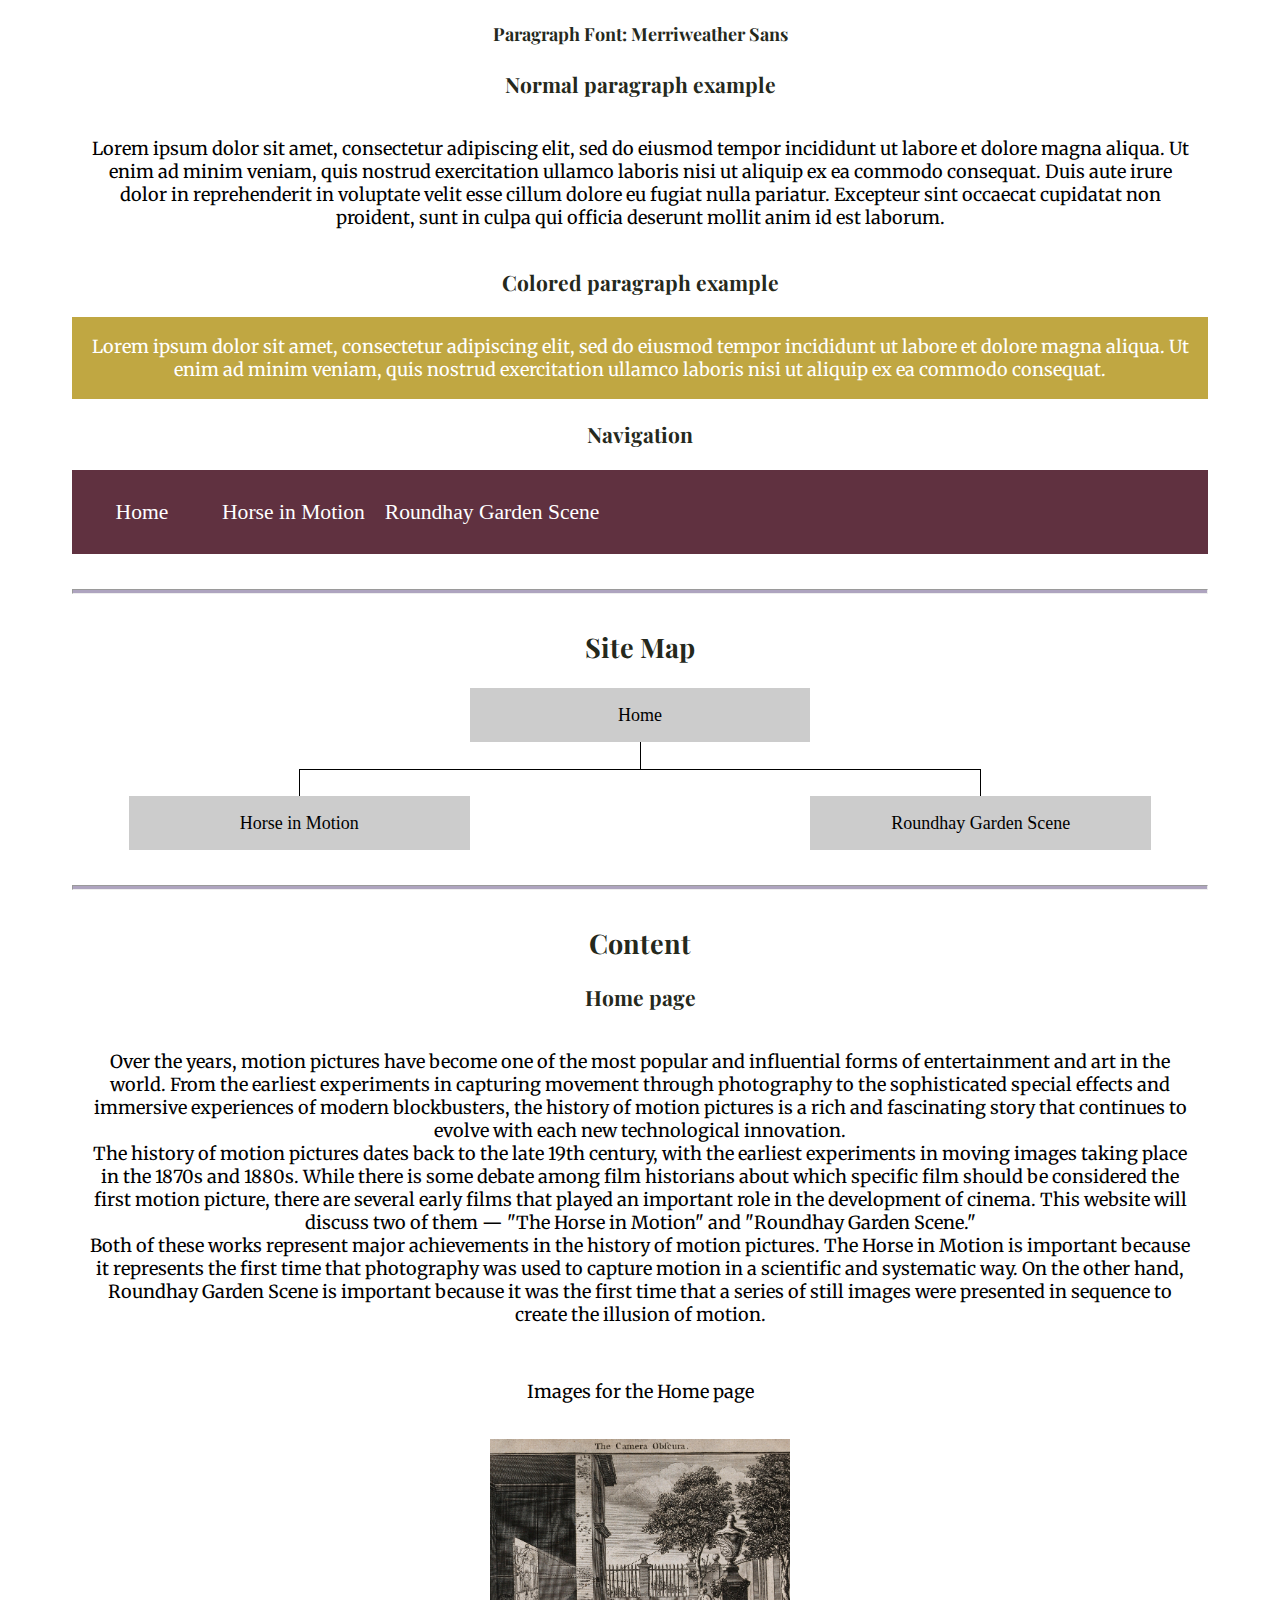
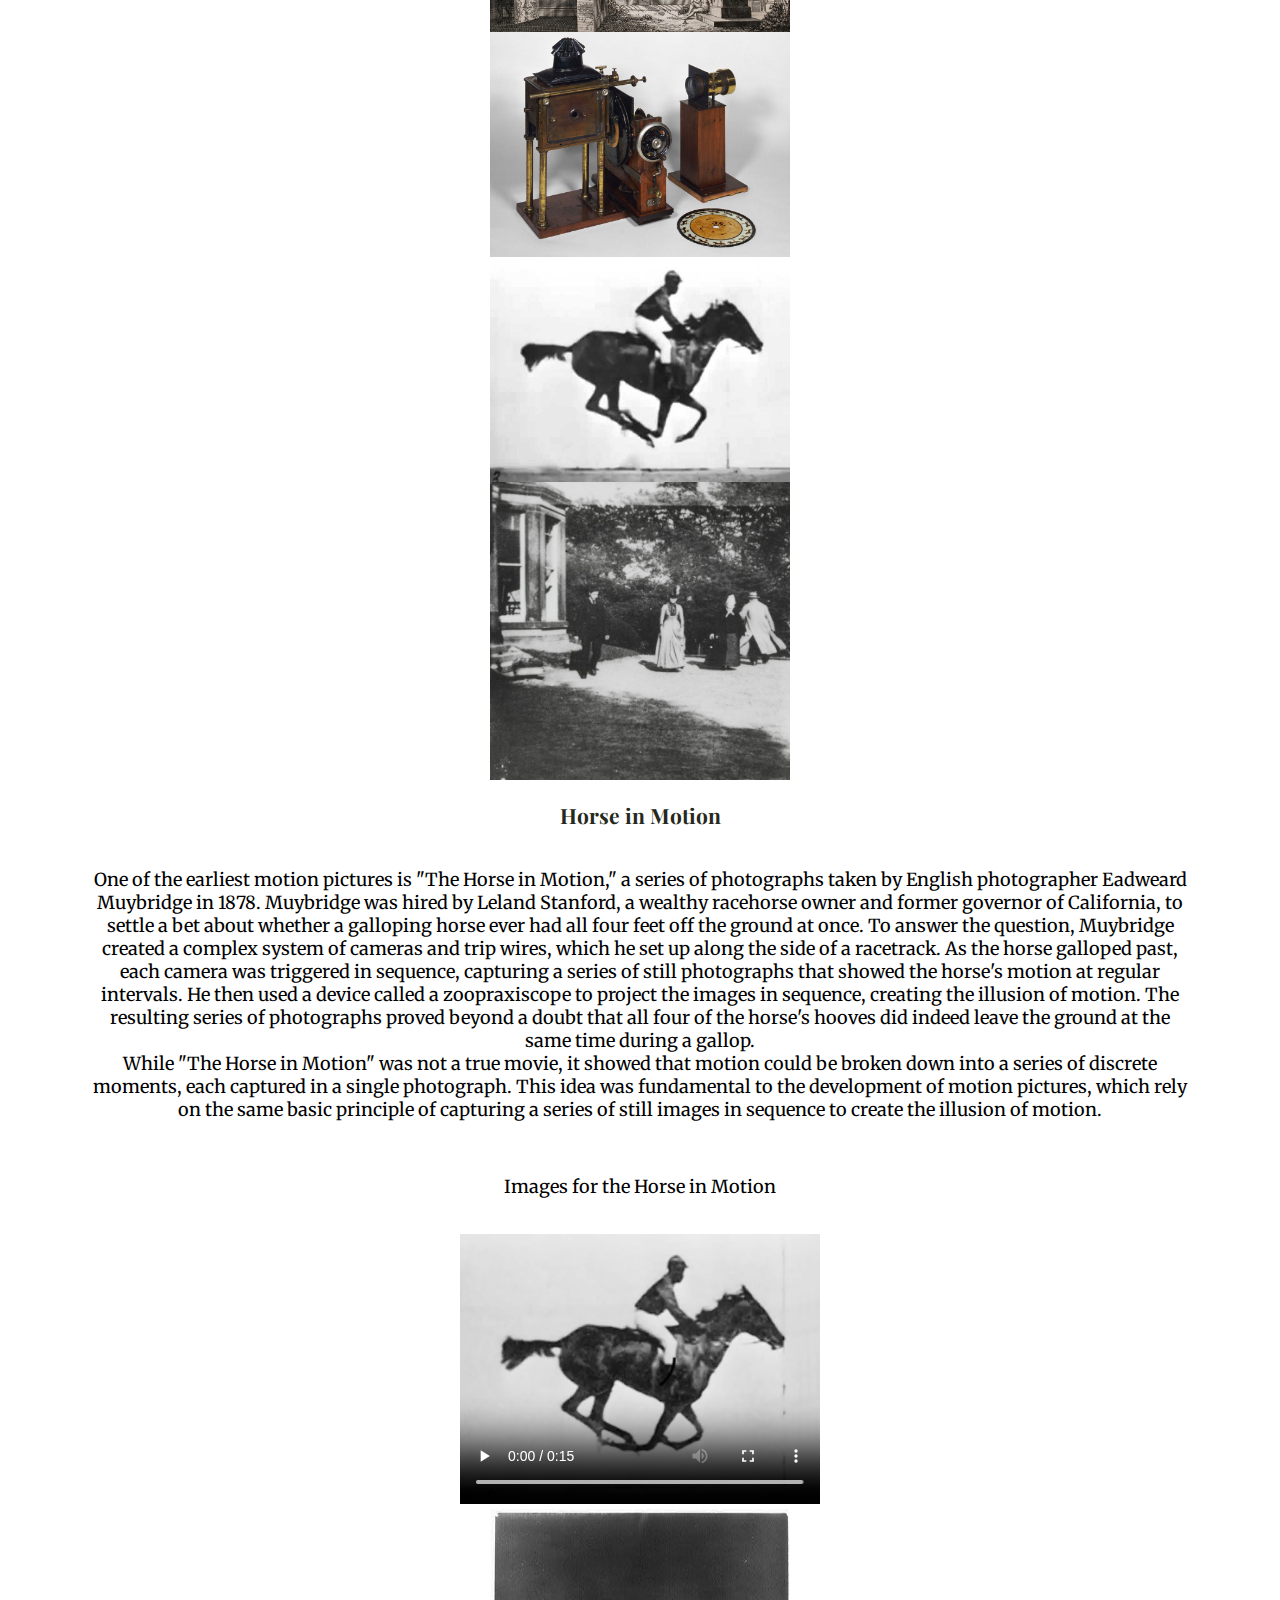
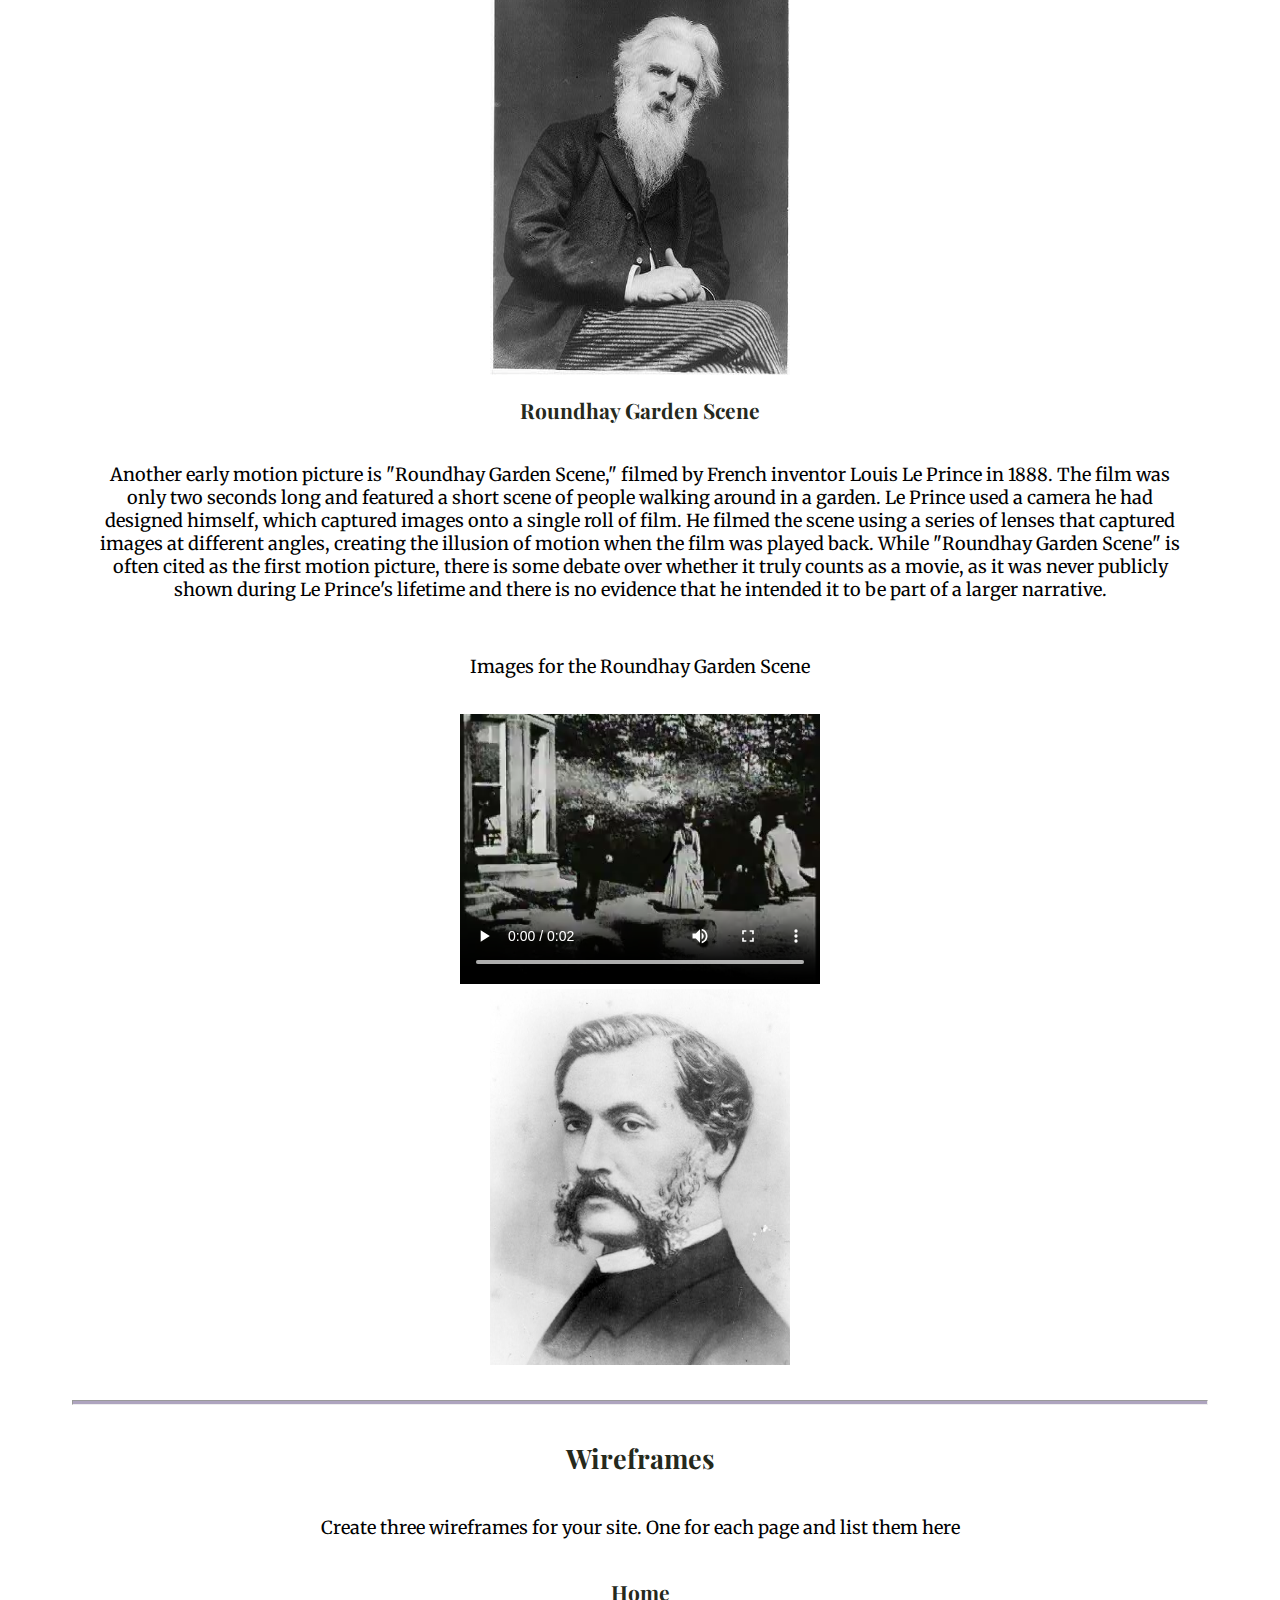
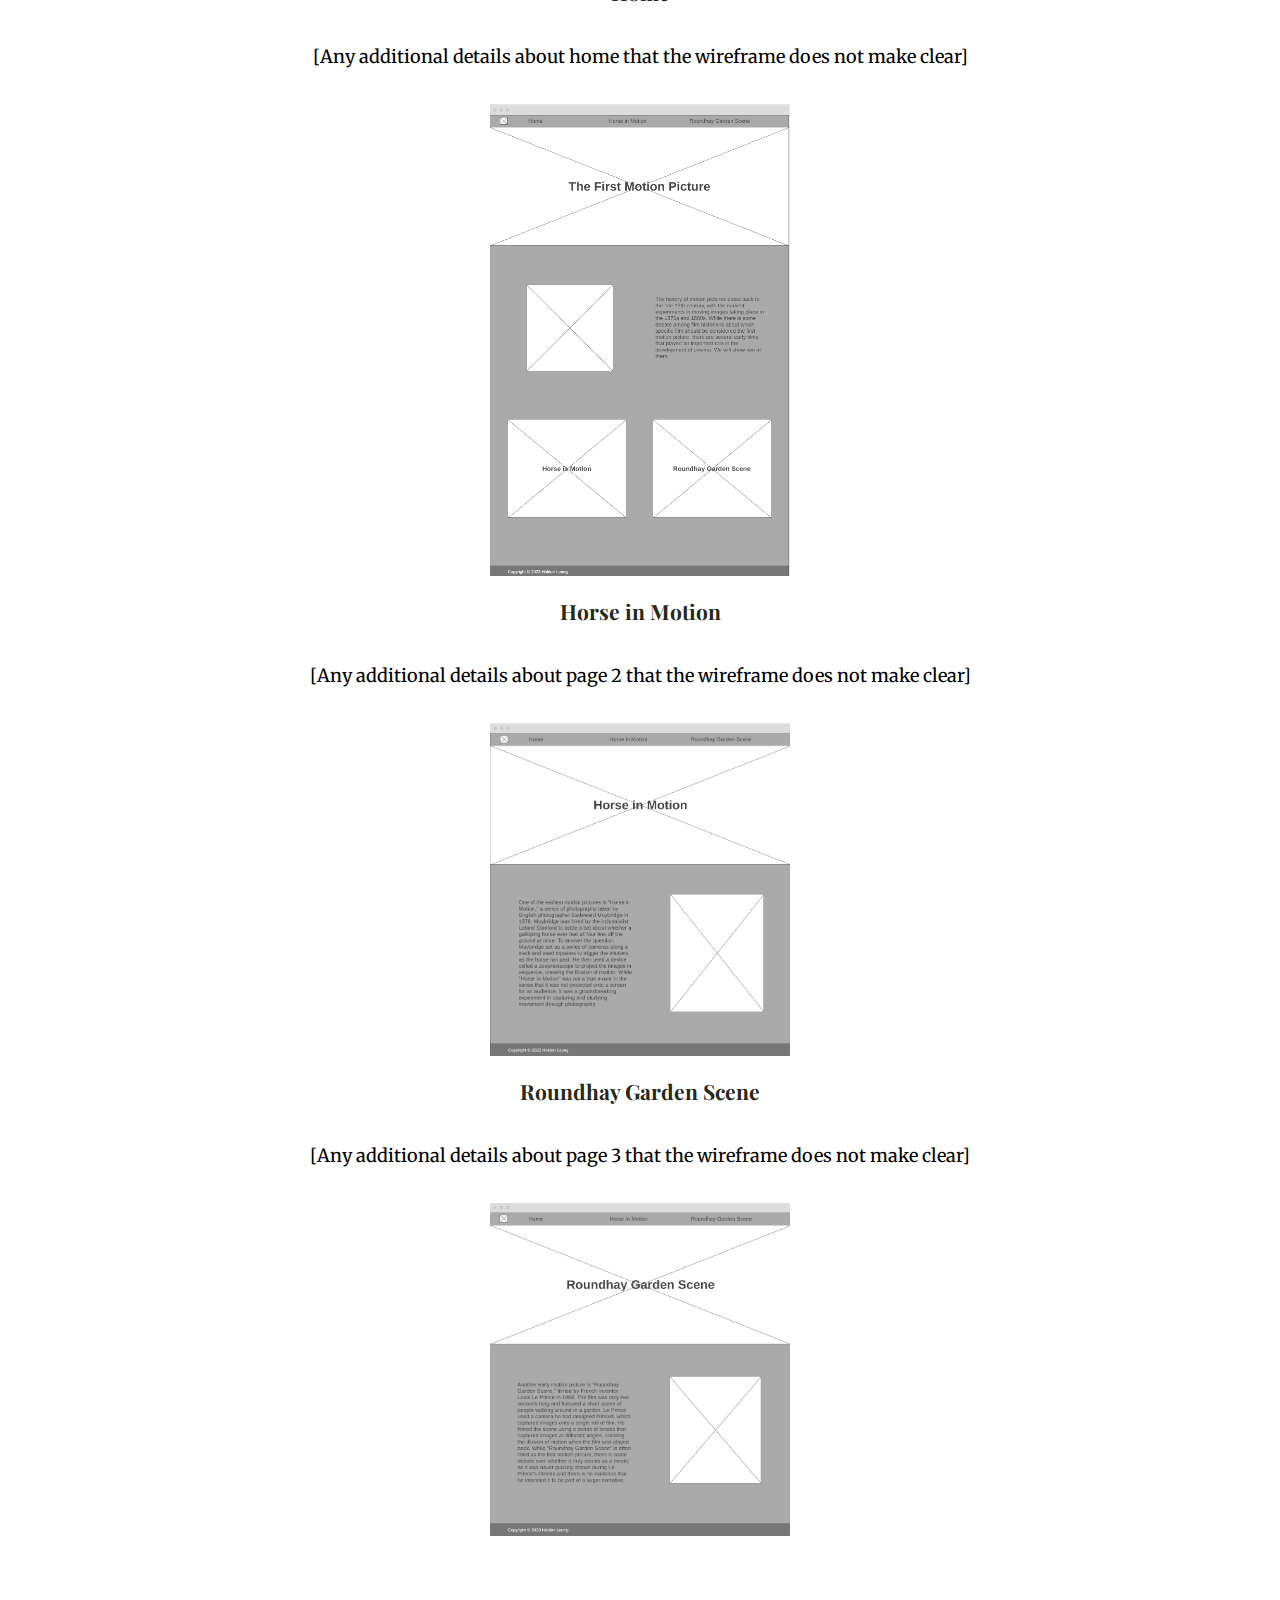
<file: film/site-plan.html>
<!DOCTYPE html>
<html lang="en-us">
    
  <head>
    <meta charset="utf-8">
    <title>Site Plan</title>
    <link type="text/css" rel="stylesheet" href="styles/site-plan.css">
  </head>

  <body>
    <header>
      <h1>First Film Site Plan</h1>
      <h2>Holam Leung</h2>
      <h2>WDD 130-11</h2>
      <!-- In the header above, add the name or your site, your name and class number. For example if you are in section 3 you would put WDD 130.03 -->
    </header>
    <main>

      <!-- ------------------------Steps 2-3------------------------------ -->
      <hr>
      <h2>Overview</h2>
      <h3>Purpose</h3>
      <p>An information website about the first motion picture.</p>  <!-- change this -->


      <h3>Audience</h3>
      <p>The intended audiences are anyone interested in learning more about the concept and history of the motion picture.</p>  <!-- change this -->

      <hr>
      <h2>Branding</h2>
      <h3>Website Logo</h3>
      <!-- Replace this with some sort of logo for your site.  A logo can be as simple as the name of your site in a nice font :) -->
      <img src="images/ff_logo_gld.jpeg" alt="First Film Logo">
      <hr>
      <h2>
        Style Guide
      </h2>

      <!-- ------------------------Steps 4-8------------------------------ -->

      <h3>
        Color Palette
      </h3>
      <!--  The colors you choose for a website are one of the most important decisions you will make. Follow the instructions on the activity in iLearn then return and replace the color codes below with the hex color codes (the 6 digit numbers that show at the bottom of each color) for the colors you have chosen below.  You should have at least 2 colors but do not have to fill in all 4 if you do not need them.  -->

      <!-- Copy and paste the URL to your finished palette below Make sure to paste it into both spots -->
      Palette URL: <a href="https://coolors.co/palette/c0a742-603140-ff773d-aea4bf-25291c" target="_blank">https://coolors.co/palette/c0a742-603140-ff773d-aea4bf-25291c</a>


      <table class="colors">
        <tr><th>Primary</th><th>Secondary</th><th>Accent 1</th><th>Accent 2</th></tr>
        <!-- Replace the numbers in the boxes below with your hex color codes. Then switch to the site-plan.css file and change your colors there as well. -->
        <tr><td class="primary">[#C0A742]</td><td class="secondary">[#603140]</td><td class="accent1">[#AEA4BF]</td><td class="accent2">[#25291C]</td></tr>
      </table>

      <!-- ------------------------Step 9------------------------------ -->

      <h3>
        Typography
      </h3>
      <!-- Choose a font for your paragraphs (body copy) and headlines. What font(s) have you chosen? Why did you choose what you did?  Make sure to review the list of web safe fonts at W3Schools.org as a starting point.  Think also about which of your colors above you might use for background and font colors. -->

      <h4>
        Heading Font: Playfair Display  <!-- change this -->
      </h4>
      <h4>
        Paragraph Font: Merriweather Sans  <!-- change this -->
      </h4>
      <h3>
        Normal paragraph example
      </h3>
      <p>
        Lorem ipsum dolor sit amet, consectetur adipiscing elit, sed do eiusmod tempor incididunt ut labore et dolore magna aliqua. Ut enim ad minim veniam, quis nostrud exercitation ullamco laboris nisi ut aliquip ex ea commodo consequat. Duis aute irure dolor in reprehenderit in voluptate velit esse cillum dolore eu fugiat nulla pariatur. Excepteur sint occaecat cupidatat non proident, sunt in culpa qui officia deserunt mollit anim id est laborum.
      </p>
      <h3>
        Colored paragraph example
      </h3>
      <p class="colored">
        Lorem ipsum dolor sit amet, consectetur adipiscing elit, sed do eiusmod tempor incididunt ut labore et dolore magna aliqua. Ut enim ad minim veniam, quis nostrud exercitation ullamco laboris nisi ut aliquip ex ea commodo consequat. 
      </p>

      <!-- ------------------------Step 10------------------------------ -->

      <h3>
        Navigation
      </h3>
      <!-- Think about how you want your navigation bar to look. In the site-plan.css file change the colors to your colors to get the look you desire. --> 
      <nav>
        <a href="#">Home</a>
        <a href="#">Horse in Motion</a>
        <a href="#">Roundhay Garden Scene</a>
      </nav>
      <hr>
      <h2>
        Site Map
      </h2>
      <div class="sitemap">
        <div class="sm-home">
          Home
        </div>
        <div class="sm-page2">
          Horse in Motion <!-- change this -->
        </div>
        <div class="sm-page3">
          Roundhay Garden Scene  <!-- change this -->
        </div>

        <div class="top">
          &nbsp;
        </div>
        <div class="left">
          &nbsp;
        </div>
        <div class="right">
          &nbsp;
        </div>

      </div>

      <!-- --------Content Section -------------- -->
      <hr>
      <h2>
        Content
      </h2>
      <h3>Home page</h3>
      <p>
        Over the years, motion pictures have become one of the most popular and influential forms of entertainment and art in the world. From the earliest experiments in capturing movement through photography to the sophisticated special effects and immersive experiences of modern blockbusters, the history of motion pictures is a rich and fascinating story that continues to evolve with each new technological innovation.<br>
        The history of motion pictures dates back to the late 19th century, with the earliest experiments in moving images taking place in the 1870s and 1880s. While there is some debate among film historians about which specific film should be considered the first motion picture, there are several early films that played an important role in the development of cinema. This website will discuss two of them — "The Horse in Motion" and "Roundhay Garden Scene."<br>
        Both of these works represent major achievements in the history of motion pictures. The Horse in Motion is important because it represents the first time that photography was used to capture motion in a scientific and systematic way. On the other hand, Roundhay Garden Scene is important because it was the first time that a series of still images were presented in sequence to create the illusion of motion.
      </p>
      <p>Images for the Home page</p>
        <img src="images/camera_obscura.jpg" alt="Camera Obscura Illustration">
        <img src="images/zoopraxiscope.jpg" alt="Zoopraxiscope">
        <img src="images/horse.jpg" alt="The Horse in Motion">
        <img src="images/garden.jpg" alt="Roundhay Garden Scene">
      </ul>
      <h3>Horse in Motion</h3>
      <p>
        One of the earliest motion pictures is "The Horse in Motion," a series of photographs taken by English photographer Eadweard Muybridge in 1878. Muybridge was hired by Leland Stanford, a wealthy racehorse owner and former governor of California, to settle a bet about whether a galloping horse ever had all four feet off the ground at once. To answer the question, Muybridge created a complex system of cameras and trip wires, which he set up along the side of a racetrack. As the horse galloped past, each camera was triggered in sequence, capturing a series of still photographs that showed the horse's motion at regular intervals. He then used a device called a zoopraxiscope to project the images in sequence, creating the illusion of motion. The resulting series of photographs proved beyond a doubt that all four of the horse's hooves did indeed leave the ground at the same time during a gallop.<br>
        While "The Horse in Motion" was not a true movie, it showed that motion could be broken down into a series of discrete moments, each captured in a single photograph. This idea was fundamental to the development of motion pictures, which rely on the same basic principle of capturing a series of still images in sequence to create the illusion of motion.
      </p>
      <p>Images for the Horse in Motion</p>
        <video controls>
          <source src="videos/horse.mp4" type="video/mp4">Your browser does not support the video tag.
        </video>
        <img src="images/eadweard_muybridge.jpg" alt="Edward Muybridge Potrait">

      </ul>
      <h3>Roundhay Garden Scene</h3>
      <p>
        Another early motion picture is "Roundhay Garden Scene," filmed by French inventor Louis Le Prince in 1888. The film was only two seconds long and featured a short scene of people walking around in a garden. Le Prince used a camera he had designed himself, which captured images onto a single roll of film. He filmed the scene using a series of lenses that captured images at different angles, creating the illusion of motion when the film was played back. While "Roundhay Garden Scene" is often cited as the first motion picture, there is some debate over whether it truly counts as a movie, as it was never publicly shown during Le Prince's lifetime and there is no evidence that he intended it to be part of a larger narrative.
      </p>
      <p>Images for the Roundhay Garden Scene</p>
        <video controls>
          <source src="videos/garden.mp4" type="video/mp4">Your browser does not support the video tag.
        </video>
        <img src="images/louis_le_prince.jpg" alt="Louis Le Prince Potrait">
      </ul>
      <hr>
      <h2>
        Wireframes
      </h2>
      <p>
        Create three wireframes for your site. One for each page and list them here</p>

      <h3>Home</h3>
      <p>         
        [Any additional details about home that the wireframe does not make clear]
      </p>
      <img src="images/film_wireframe-home.png" alt="home page wireframe">

      <h3>Horse in Motion</h3>
      <p>         
        [Any additional details about page 2 that the wireframe does not make clear]
      </p>
      <img src="images/film_wireframe-horse.png" alt="Horse in Motion page wireframe">

      <h3>Roundhay Garden Scene</h3>
      <p>         
        [Any additional details about page 3 that the wireframe does not make clear]
      </p>
      <img src="images/film_wireframe-garden.png" alt="Roundhay Garden Scene wireframe">
    </main>
  </body>

</html>
</file>
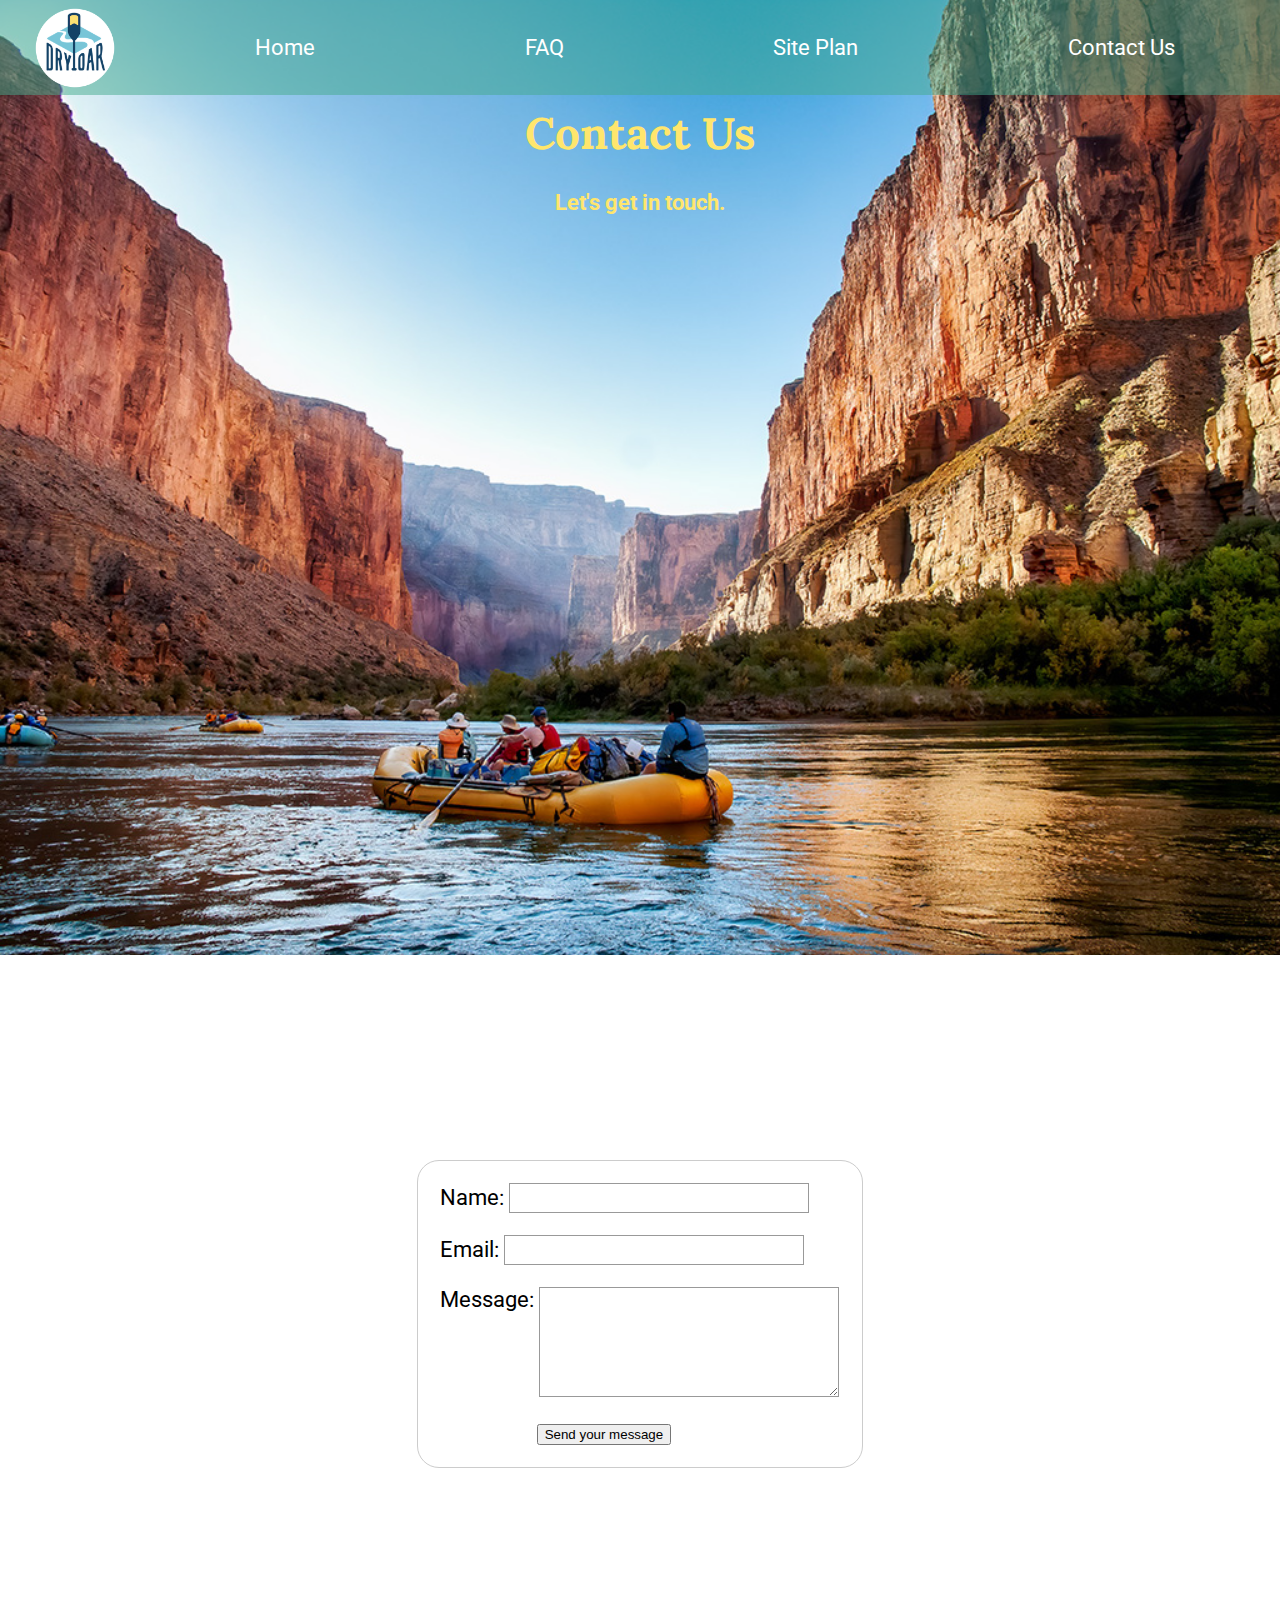
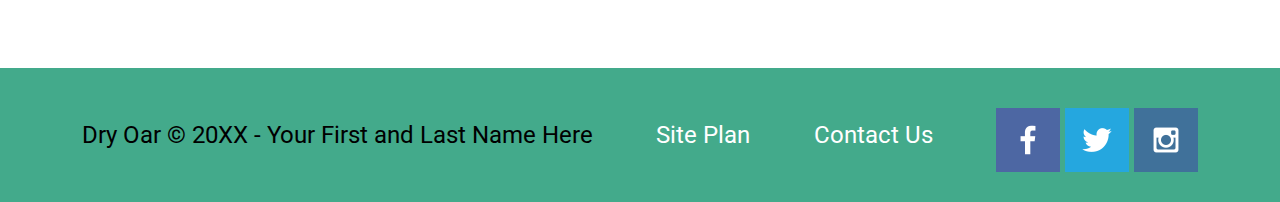
<file: wwr/contactus.html>
<!DOCTYPE html>
<html lang="en">
<head>
    <meta charset="UTF-8">
    <meta http-equiv="X-UA-Compatible" content="IE=edge">
    <meta name="viewport" content="width=device-width, intial-scale=1.0">
    <title>Whitewater Rafting Vacations | Dry Oar Boating | FAQ</title>
    <link rel="stylesheet" href="styles/styles.css">
</head>
<body>
    <div id="content">
        <header>
            <a id="logo_link" href="index.html">
                <img class="logo" src="images/logo.png" alt="Dry Oar Logo">
            </a>
            <nav>
                <a href="index.html">Home</a>
                <a href="faq.html">FAQ</a>
                <a href="site-plan-rafting.html">Site Plan</a>
                <a href="contactus.html">Contact Us</a>
            </nav>
        </header>
        <div id="hero">
            <div id="hero-box">
                <img id="hero-img" src="images/rafting11_1024.jpg" alt="Rafting in claim river">
            </div>
            <section id="hero-msg">
                <h1 class="home-title">Contact Us</h1>
                <h4>Let's get in touch.</h4>
            </section>
        </div>
        <main class="contact-form">
            <div id="feedback"></div>
            <form action="/my-handling-form-page" method="post">
                <ul>
                    <li>
                      <label for="name">Name:</label>
                      <input type="text" id="name" name="user_name" />
                    </li>
                    <li>
                      <label for="mail">Email:</label>
                      <input type="email" id="mail" name="user_email" />
                    </li>
                    <li>
                      <label for="msg">Message:</label>
                      <textarea id="msg" name="user_message"></textarea>
                    </li>
                    <li class="button">
                        <button type="submit">Send your message</button>
                      </li>
                  </ul>
            </form>
        </main>
        <footer>
            <p>Dry Oar &copy; 20XX - Your First and Last Name Here</p>
            <p><a href="site-plan-rafting.html">Site Plan</a></p>
            <p><a href="contactus.html">Contact Us</a></p>
            <div class="social">
                <a href="https://facebook.com" target="_blank">
                    <img src="images/facebook.png" alt="fb icon">
                </a>
                <a href="https://twitter.com" target="_blank">
                    <img src="images/twitter.png" alt="twitter icon">
                </a>
                <a href="https://instagram.com" target="_blank">
                    <img src="images/instagram.png" alt="instagram icon">
                </a>
            </div>
        </footer>
    </div>
    <script>
        // get the feedback div element so we can do something with it.
        const feedbackElement = document.getElementById('feedback');
        // get the form so we can read what was entered in it.
        const formElement = document.forms[0];
        // add a 'listener' to wait for a submission of our form. When that happens run the code below.
        formElement.addEventListener('submit', function(e) {
            // stop the form from doing the default action.
            e.preventDefault();
            // set the contents of our feedback element to a message letting the user know the form was submitted successfully. Notice that we pull the name that was entered in the form to personalize the message!
            feedbackElement.innerHTML = 'Hello '+ formElement.user_name.value +'! Thank you for your message. We will get back with you as soon as possible!';
            // make the feedback element visible.
            feedbackElement.style.display = "block";
            // add a class to move everything down so our message doesn't cover it.
            document.body.classList.toggle('moveDown');
        });
    </script>
</body>
</html>
</file>
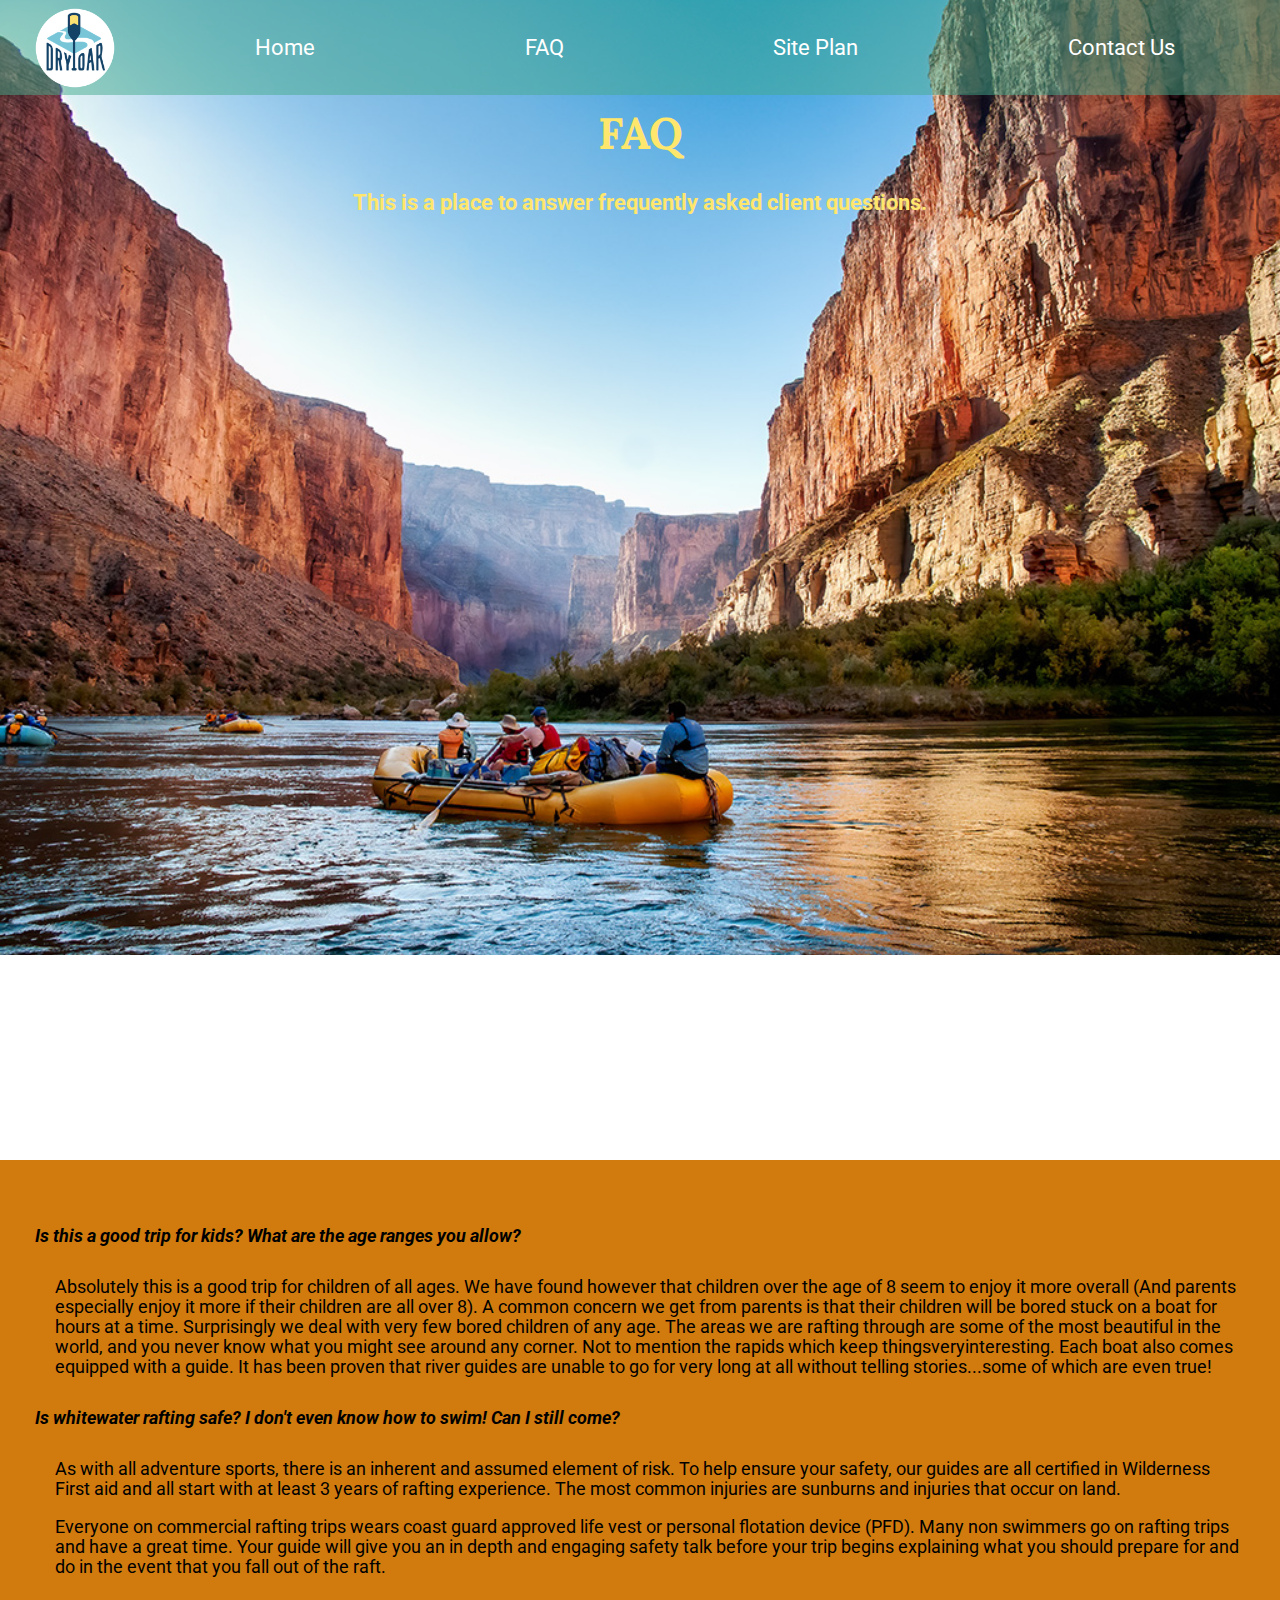
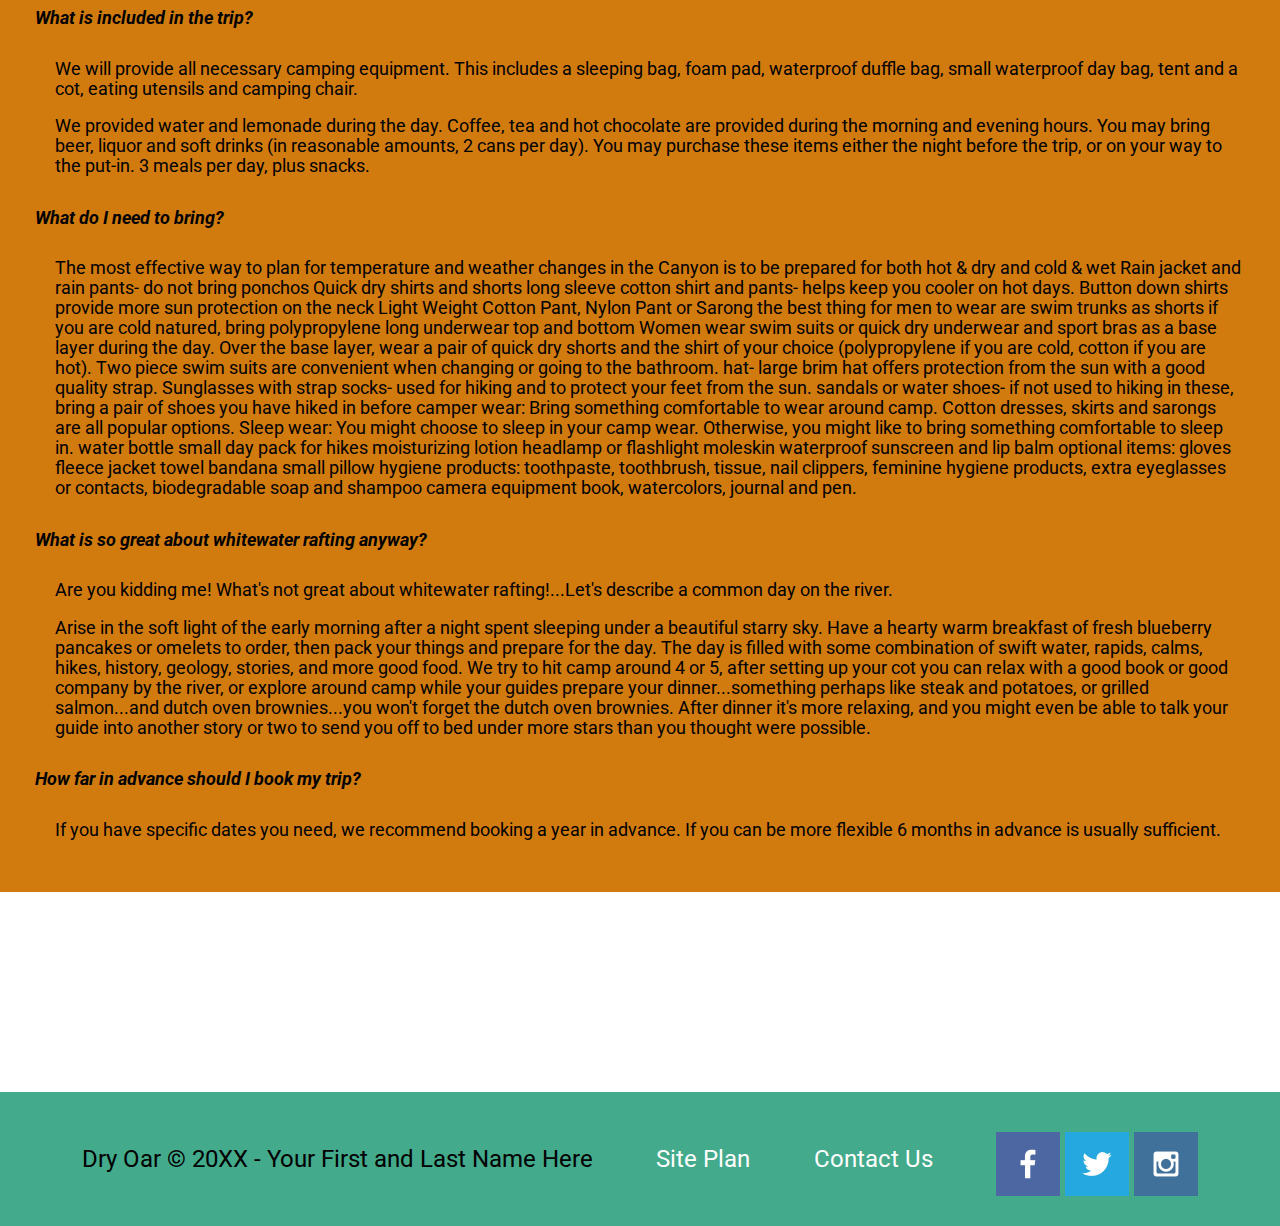
<file: wwr/faq.html>
<!DOCTYPE html>
<html lang="en">
<head>
    <meta charset="UTF-8">
    <meta http-equiv="X-UA-Compatible" content="IE=edge">
    <meta name="viewport" content="width=device-width, intial-scale=1.0">
    <title>Whitewater Rafting Vacations | Dry Oar Boating | FAQ</title>
    <link rel="stylesheet" href="styles/styles.css">
</head>
<body>
    <div id="content">
        <header>
            <a id="logo_link" href="index.html">
                <img class="logo" src="images/logo.png" alt="Dry Oar Logo">
            </a>
            <nav>
                <a href="index.html">Home</a>
                <a href="faq.html">FAQ</a>
                <a href="site-plan-rafting.html">Site Plan</a>
                <a href="contactus.html">Contact Us</a>
            </nav>
        </header>
        <div id="hero">
            <div id="hero-box">
                <img id="hero-img" src="images/rafting11_1024.jpg" alt="Rafting in claim river">
            </div>
            <section id="hero-msg">
                <h1 class="home-title">FAQ</h1>
                <h4>This is a place to answer frequently asked client questions.</h4>
            </section>
        </div>
        <main class="faq-container">
            <section class="qna">
                <h5 class="qs"><em>Is this a good trip for kids? What are the age ranges you allow?</em></h5>
                <p class="ans">Absolutely this is a good trip for children of all ages. We have found however that children over the age of 8 seem to enjoy it more overall (And parents especially enjoy it more if their children are all over 8). A common concern we get from parents is that their children will be bored stuck on a boat for hours at a time. Surprisingly we deal with very few bored children of any age. The areas we are rafting through are some of the most beautiful in the world, and you never know what you might see around any corner. Not to mention the rapids which keep thingsveryinteresting. Each boat also comes equipped with a guide. It has been proven that river guides are unable to go for very long at all without telling stories...some of which are even true!</p>
            </section>
            <section class="qna">
                <h5 class="qs"><em>Is whitewater rafting safe? I don't even know how to swim! Can I still come?</em></h5>
                <p class="ans">As with all adventure sports, there is an inherent and assumed element of risk. To help ensure your safety, our guides are all certified in Wilderness First aid and all start with at least 3 years of rafting experience. The most common injuries are sunburns and injuries that occur on land.</p>
                <p class="ans">Everyone on commercial rafting trips wears coast guard approved life vest or personal flotation device (PFD). Many non swimmers go on rafting trips and have a great time. Your guide will give you an in depth and engaging safety talk before your trip begins explaining what you should prepare for and do in the event that you fall out of the raft.</p>
            </section>
            <section class="qna">
                <h5 class="qs"><em>What is included in the trip?</em></h5>
                <p class="ans">We will provide all necessary camping equipment. This includes a sleeping bag, foam pad, waterproof duffle bag, small waterproof day bag, tent and a cot, eating utensils and camping chair.</p>
                <p class="ans">We provided water and lemonade during the day. Coffee, tea and hot chocolate are provided during the morning and evening hours. You may bring beer, liquor and soft drinks (in reasonable amounts, 2 cans per day). You may purchase these items either the night before the trip, or on your way to the put-in. 3 meals per day, plus snacks.</p>
            </section>
            <section class="qna">
                <h5 class="qs"><em>What do I need to bring?</em></h5>
                <p class="ans">The most effective way to plan for temperature and weather changes in the Canyon is to be prepared for both hot & dry and cold & wet Rain jacket and rain pants- do not bring ponchos Quick dry shirts and shorts long sleeve cotton shirt and pants- helps keep you cooler on hot days. Button down shirts provide more sun protection on the neck Light Weight Cotton Pant, Nylon Pant or Sarong the best thing for men to wear are swim trunks as shorts if you are cold natured, bring polypropylene long underwear top and bottom Women wear swim suits or quick dry underwear and sport bras as a base layer during the day. Over the base layer, wear a pair of quick dry shorts and the shirt of your choice (polypropylene if you are cold, cotton if you are hot). Two piece swim suits are convenient when changing or going to the bathroom. hat- large brim hat offers protection from the sun with a good quality strap. Sunglasses with strap socks- used for hiking and to protect your feet from the sun. sandals or water shoes- if not used to hiking in these, bring a pair of shoes you have hiked in before camper wear: Bring something comfortable to wear around camp. Cotton dresses, skirts and sarongs are all popular options. Sleep wear: You might choose to sleep in your camp wear. Otherwise, you might like to bring something comfortable to sleep in. water bottle small day pack for hikes moisturizing lotion headlamp or flashlight moleskin waterproof sunscreen and lip balm optional items: gloves fleece jacket towel bandana small pillow hygiene products: toothpaste, toothbrush, tissue, nail clippers, feminine hygiene products, extra eyeglasses or contacts, biodegradable soap and shampoo camera equipment book, watercolors, journal and pen.</p>
            </section>
            <section class="qna">
                <h5 class="qs"><em>What is so great about whitewater rafting anyway?</em></h5>
                <p class="ans">Are you kidding me! What's not great about whitewater rafting!...Let's describe a common day on the river.</p>
                <p class="ans">Arise in the soft light of the early morning after a night spent sleeping under a beautiful starry sky. Have a hearty warm breakfast of fresh blueberry pancakes or omelets to order, then pack your things and prepare for the day. The day is filled with some combination of swift water, rapids, calms, hikes, history, geology, stories, and more good food. We try to hit camp around 4 or 5, after setting up your cot you can relax with a good book or good company by the river, or explore around camp while your guides prepare your dinner...something perhaps like steak and potatoes, or grilled salmon...and dutch oven brownies...you won't forget the dutch oven brownies. After dinner it's more relaxing, and you might even be able to talk your guide into another story or two to send you off to bed under more stars than you thought were possible.</p>
            </section>
            <section class="qna">
                <h5 class="qs"><em>How far in advance should I book my trip?</em></h5>
                <p class="ans">If you have specific dates you need, we recommend booking a year in advance. If you can be more flexible 6 months in advance is usually sufficient.</p>
            </section>
        </main>
        <footer>
            <p>Dry Oar &copy; 20XX - Your First and Last Name Here</p>
            <p><a href="site-plan-rafting.html">Site Plan</a></p>
            <p><a href="contactus.html">Contact Us</a></p>
            <div class="social">
                <a href="https://facebook.com" target="_blank">
                    <img src="images/facebook.png" alt="fb icon">
                </a>
                <a href="https://twitter.com" target="_blank">
                    <img src="images/twitter.png" alt="twitter icon">
                </a>
                <a href="https://instagram.com" target="_blank">
                    <img src="images/instagram.png" alt="instagram icon">
                </a>
            </div>
        </footer>
    </div>
</body>
</html>
</file>
<file: film/styles/styles.css>
@import url('https://fonts.googleapis.com/css2?family=Playfair+Display&family=Merriweather+Sans');

:root {
    /* change the values below to your colors from your palette */
    --primary-color: #c0a742   ;
    --secondary-color: #603140 ;
    --accent1-color: #AEA4BF;
    --accent2-color: #25291C;

    /* change the values below to your chosen font(s) */
    --heading-font: "Playfair Display", serif;
    --paragraph-font: "Merriweather", Helvetica, sans-serif;

    /* these colors below should be chosen from among your palette colors above */
    --headline-color-on-white: #25291C;  /* headlines on a white background */ 
    --headline-color-on-color: #ffffff; /* headlines on a colored background */ 
    --paragraph-color-on-white: #000000; /* paragraph text on a white background */ 
    --paragraph-color-on-color: #ffffff; /* paragraph text on a colored background */ 
    --paragraph-background-color: #c0a742  ;
    --nav-link-color: #ffffff;
    --nav-background-color: #c0a742;
    --nav-hover-link-color: #AEA4BF;
    --nav-hover-background-color: #603140;
}

body {
    font-family: var(--paragraph-font);
    margin: 0;
    background-color: #1f1f1f;
    color: var(--paragraph-color-on-color);
}

header {
    margin: 0;
    background-color: #c0a742;
    display: flex;
    justify-content: space-between;
    align-items: center;
}

#logo-link {
    margin: 0 50px;
    width: 75px;
    height: 75px;
    overflow: hidden;
}

#logo-link img {
    width: 115px;
    object-fit: cover;
    object-position: -18px -18px;
}

nav {
    width: 50%;
    margin: 0;
    display: flex;
    justify-content: space-evenly;
}

nav a {
    margin: 0;
    padding: 25px;
    font-size: 20px;
    color: var(--nav-link-color);
    text-decoration: none;
}

nav a:hover {
    background-color: var(--nav-hover-background-color);
}

#hero {
    display: grid;
    position: relative;
}

#hero img {
    width: 100%;
    object-fit: cover;
    margin-top: -200px;
    opacity: 0.8;
    z-index: -1;
}

#hero-video {
    margin: 0 auto;
    min-width: 960px;
}

#hero h1 {
    position: absolute;
    padding: 10px;
    font-size: 36pt;
    font-family: var(--heading-font);
    color: var(--headline-color-on-color);
    background: rgba(0, 0, 0, 0.5); 
    text-align: center;
    top: 40%;
    left: 50%;
    transform: translate(-50%, -50%);
}

#home-container {
    width: 75%; 
    margin: 250px auto;
}

#passage {
    display: flex;
    align-items: center;
    gap: 100px; 
}

#passage img {
    width: 480px;
}

#passage p {
    font-size: 16pt;
}

#subpage-container {
    margin-top: 200px;
    display: flex;
    justify-content: space-evenly;
}

.subpage-link {
    position: relative;
}

.subpage-link h2{
    position: absolute;
    margin: 0 auto; 
    left: 0;
    right: 0;
    text-align: center;
    top: 40%;
    background: rgba(0, 0, 0, 0.8);
    color: var(--nav-link-color);
    width: 60%;
}

.subpage-link:hover h2{
    color: var(--nav-hover-link-color);
}

.subpage-link img {
    width: 360px;
    height: 360px;
    object-fit: cover;
    border: 5px solid var(--primary-color);
}

.subpage-link:hover img{
    opacity: .6;
    transform: scale(1.1);
    border: 5px solid var(--secondary-color);
}

footer{
    width: 80%;
    margin: 0 auto;
}

#footer-container {
    padding: 15px 50px;
    display: flex;
    justify-content: space-between;
    align-items: center;
    font-size: 16px;
}

footer a {
    color: var(--paragraph-color-on-color);
    text-decoration: none;
}

footer a:hover {
    color: var(--nav-hover-link-color);
}
</file>
<file: wwr/styles/styles.css>
@import url('https://fonts.googleapis.com/css2?family=Lora:ital,wght@0,400;0,700;1,400;1,700&family=Roboto:ital,wght@0,100;0,400;0,700;1,100;1,400;1,700&display=swap');

body {
    font-family: "Roboto", "Arial", sans-serif;
    font-size: 22px;
    margin: 0;
    padding: 0;
}

h2 {
    margin: 0;
}

h4 {
    color: #ffe66d;
}

header {
    background-color: rgba(67, 170, 139, 0.5);
    display: grid;
    grid-template-columns: 150px auto;
}

nav {
    display: flex;
    justify-content: space-around;
}

nav a {
    text-align: center;
    color: #FFFFFF;
    text-decoration: none;
    padding: 35px;
}

nav a:hover {
    background-color: #e63462;
    color: white;
}

.home-grid {
    display: grid;
    grid-template-columns: repeat(10, 1fr);
}

main section {
    text-align: center;
}

main section img {
    box-sizing: border-box;
}

footer {
    background-color: #43AA8B;
    color: #000000;
    padding: 25px 50px;
    margin-top: 200px;
    display: flex;
    justify-content: space-around;
    align-items: center;
}

footer p {
    font-size: 1.1em;
}

footer p a:hover {
    text-decoration: underline;
}

footer a {
    color: #FFFFFF;
    text-decoration: none;
}

footer a:hover {
    color: #FFFFFF;
}

footer .social img {
    padding-top: 15px;
}

.logo {
    width: 80px;
}

.icon {
    width: 80px;
    padding-top: 10px;
}

.book, .join {
    background-color: #43AA8B;
    color: #FFFFFF;
    text-decoration: none;
    font-size: 18px;
    padding: 15px 30px;
    margin-top: 50px;
    border-radius: 5px;
}

.book:hover, .join:hover {
    background-color: #e63462;
    color: white;
}

.home-title {
    color: #ffe66d;
    font-family: "Lora", "Georgia", serif;
    font-size: 2em;
    margin-top: 10px;
}

.button-box {
    text-align: center;
}

.msg {
    background-color: #d17b0f;
    line-height: 1.5em;
    padding: 35px;
    grid-column: 6/10;
    grid-row: 6/7;
    box-shadow: 5px 5px 10px #0E2C39;
}

.msg h2 {
    color: #ffe66d;
    font-family: "Lora", "Georgia", serif;
}

.msg p {
    color: white;
    font-size: .8em;
    padding-bottom: 15px;
}

.rivers-card, .camping-card, .rapids-card {
    margin: 200px 0;
}

.card-img, .mountains {
    width: 100%;
}

.card-img {
    border: 10px solid #43AA8B;
    transition: transform .5s;
    box-shadow: 5px 4px 10px #0E241D;
}

.card-img:hover {
    opacity: .6;
    transform: scale(1.1);
}

.rivers-card {
    grid-column: 2/4;
    grid-row: 2/3;
}

.camping-card {
    grid-column: 5/7;
    grid-row: 2/3;
}

.rapids-card {
    grid-column: 8/10;
    grid-row: 2/3;
}

.mountains {
    grid-column: 2/7;
    grid-row: 5/8;
    box-shadow: 5px 5px 10px #0E2C39;
}

.faq-container {
    background-color: #d17b0f;
    margin-top: 200px;
    padding: 35px;
}

.qna {
    text-align: left;
}

.ans {
    padding-left: 20px;
    font-size: .8em;
}

.contact-form {
    /* Center the form on the page */
    margin: 0 auto;
    margin-top: 200px;
    width: 400px;
    /* Form outline */
    padding: 1em;
    border: 1px solid #ccc;
    border-radius: 1em;
}

.contact-form ul {
    list-style: none;
    padding: 0;
    margin: 0;
}

.contact-form li + li {
    margin-top: 1em;
}

contact-form label {
    /* Uniform size & alignment */
    display: inline-block;
    width: 90px;
    text-align: right;
}

input, textarea {
    /* To make sure that all text fields have the same font settings
    By default, textareas have a monospace font */
    font: 1em sans-serif;

    /* Uniform text field size */
    width: 300px;
    box-sizing: border-box;

    /* Match form field borders */
    border: 1px solid #999;
}

input:focus, textarea:focus {
  /* Additional highlight for focused elements */
  border-color: #000;
}

textarea {
  /* Align multiline text fields with their labels */
  vertical-align: top;

  /* Provide space to type some text */
  height: 5em;
}

.button {
  /* Align buttons with the text fields */
  padding-left: 90px; /* same size as the label elements */
}

button {
  /* This extra margin represent roughly the same space as the space
     between the labels and their text fields */
  margin-left: 0.5em;
}

.contact-form input,
textarea {
    /* To make sure that all text fields have the same font settings
        By default, textareas have a monospace font */
    font: 1em sans-serif;

    /* Uniform text field size */
    width: 300px;
    box-sizing: border-box;

    /* Match form field borders */
    border: 1px solid #999;
}

#hero {
    display: grid;
    grid-template-columns: 1fr 3fr 1fr;
    margin-top: -100px;
}

#hero-box {
    grid-column: 1/4;
    grid-row: 1/3;
    z-index: -1;
}

#hero-msg {
    grid-column: 2/3;
    grid-row: 1/2;
    margin-top: 100px;
}

#hero-msg h1, #hero-msg h4{
    text-align: center;
}

#hero-img {
    width: 100%;
}

#content {
    max-width: 1600px;
    margin: 0 auto;
}

#background {
    height: 725px;
    background-color: #d17b0f;
    grid-column: 1/11;
    grid-row: 4/9;
}

#logo_link {
    padding-top: 5px;
    justify-self: center;
    align-self: center;
}

#feedback {
    background-color: antiquewhite;
    position: absolute;
    top: 0;
    left: 0;
    right: 0;
    padding: .5em;
    /* make this element invisible until we are ready for it */
    display: none;
}

.moveDown {
    margin-top: 3em;
}

@media screen and (max-width: 900px) {
    #hero, .home-grid {
        display: block;
        height: auto;
    }
    nav, footer {
        flex-direction: column;
    }
    nav a {
        display: block;
        padding: 15px;
    }
    #hero {
        margin-top: 0;
    }
    #hero-msg {
        margin-top: 0;
    }
    #hero-msg h4 {
        display: none;
    }
    .home-title {
        font-size: 25px;
        color: #e63462;
    }
    .rivers-card, .camping-card, .rapids-card { 
        margin: 50px auto;
        width: 60%;
    }
    #background {
        display: none;
    }
    .mountains, .msg {
        width: 80%;
        display: block;
        margin: 0 auto;
    }
    footer {
        margin-top: 25px;
    }
}
</file>
<file: positionstyles.css>
/* CSS - Name: "positionstyles.css" */
/* Activity 1 styles */
.content1 {
  /* This is the parent of the activity 1 boxes. */
  display: grid;
  grid-template-columns: 1fr 1fr;
  justify-items: center;
  grid-gap: 20px
}
.red1 { 
  width: 100%; 
  height: 100px; 
  background-color: red; 
  grid-column: 1/3;
} 
.green1 {
  width: 200px; 
  height: 200px; 
  background-color: green; 
} 
.yellow1 {
  width: 200px; 
  height: 200px; 
  background-color: gold; 
} 
.blue1 {
  width: 100%; 
  height: 100px; 
  background-color: blue; 
  grid-column: 1/3;
} 
/* Activity 2 styles */ 
.content2 {
  /* This is the parent of the activity 2 boxes. */
  display: grid;
  grid-template-columns: repeat(5, 50px);
}
.red2 {
  width: 100px; 
  height: 100px; 
  background-color: red;
  grid-column: 1/3;
  grid-row: 1/3;
} 
.green2 { 
  width: 100px; 
  height: 100px; 
  background-color: green; 
  grid-column: 2/4;
  grid-row: 2/4;
} 
.yellow2 {
  width: 100px; 
  height: 100px; 
  background-color: gold;
  grid-column: 3/5;
  grid-row: 3/5;
} 
.blue2 {
  width: 100px; 
  height: 100px; 
  background-color: blue;
  grid-column: 4/6;
  grid-row: 4/6;
} 
/* Activity 3 styles */ 
.content3 {
  /* This is the parent of the activity 3 boxes. */
  display: grid;
  grid-template-columns: 1fr 1fr;
  grid-column-gap: 50px
}
.red3 {
  width: 100%; 
  height: 100px; 
  background-color: red;
  grid-column: 1/3;
} 
.green3 {
  width: 100%; 
  height: 100px; 
  background-color: green;
  grid-column: 1/2;
  justify-self: start;
} 
.yellow3 {
  width: 100%; 
  height: 100px; 
  background-color: gold; 
  grid-column: 2/3;
  justify-self: end;
} 
.blue3 {
  width: 100%;
  height: 100px; 
  background-color: blue;
  grid-column: 1/3;
} 
/* Activity 4 styles */ 
.content4 {
  /* This is the parent of the activity 4 boxes. */
  height: 400px;
  display: grid;
  grid-template-columns: repeat(2, 1fr)
}
.red4 {
  width: 100%; 
  height: 100%; 
  background-color: red; 
  grid-row: 1/4;
} 
.green4 {
  width: 100%; 
  height: 100%; 
  background-color: green; 
} 
.yellow4 {
  width: 100%; 
  height: 100%; 
  background-color: gold; 
  grid-row: 2/3;
} 
.blue4 {
  width: 100%; 
  height: 100%; 
  background-color: blue;
  grid-row: 3/4
} 
/* Activity 5 styles */ 
.content5 {
  /* This is the parent of the activity 5 boxes. */
  height: 400px;
}
.red5 { 
  width: 100%; 
  height: 100px; 
  background-color: red; 
} 
.green5 { 
  width: 100px;
  height: 100px;
  background-color: green;
  float: left;

} 
.yellow5 {
  width: 100%; 
  height: min-content;
  background-color: gold;
  font-size: 14px;

} 
.blue5 {
  width: 100%; 
  height: 100px; 
  background-color: blue;
} 
/* Activity 6 styles */ 
.content6 {
  /* This is the parent of the activity 6 boxes. */
  display: grid;
  grid-template-columns: repeat(6, 1fr);
  
}
.red6 {
  width: 100%; 
  height: 200px; 
  background-color: red; 
  grid-column: 1/5;
  grid-row: 1/3;
  z-index: -1;
} 
.green6 {
  width: 100%; 
  height: 200px; 
  background-color: green;
  grid-column: 1/3;
  grid-row: 5/7;
} 
.yellow6 {
  width: 100%; 
  height: 400px; 
  background-color: gold; 
  grid-column: 5/7;
  grid-row: 3/7
} 
.blue6 {
  width: 100%; 
  height: 400px; 
  background-color: blue;
  grid-column: 2/6;
  grid-row: 2/6;
  z-index: -1;
} 


/* Do not make any changes below here */
.activity {
  width: 70%; 
  margin: 20px auto; 
  font-family: Arial, sans-serif; 
  border: 1px solid black; 
  padding: 10px; 
  clear:both; 
  overflow: auto;
} 

.hint {
  border: 1px solid grey;
  background: #e0e0e0;
  padding: .5em;
  position: relative;
  margin: 1em 0;
}
.hint h3 {
  margin: 0;
}
.hint:hover {
  background: #d0d0d0;
}
.hint > div {
  display: none;
}

.hint input[type=checkbox] {
  position: absolute;
  width: 100%;
  height: 100%;
  opacity: 0;
  z-index: 1;
  cursor: pointer;
}

.hint input[type=checkbox]:checked ~ div {
  display: block;
}

.hint i {
  position: absolute;
  transform: translate(-6px, 0);
  margin-top: 16px;
  right: 10px;
  top: -3px;
}
.hint i:before, .hint i:after {
  content: "";
  position: absolute;
  background-color: black;
  width: 3px;
  height: 9px;
}
.hint i:before {
  transform: translate(2px, 0) rotate(45deg);
}
.hint i:after {
  transform: translate(-2px, 0) rotate(-45deg);
}

.hint input[type=checkbox]:checked ~ i:before {
  transform: translate(-2px, 0) rotate(45deg);
}
.hint input[type=checkbox]:checked ~ i:after {
  transform: translate(2px, 0) rotate(-45deg);
}
.hint a {
  position: relative;
  z-index: 1;
}
</file>
<file: film/styles/site-plan.css>
/* if you are using any Google fonts change the font names below to your fonts. 
Any spaces in your font name should be replaced with a +. 
Fonts are separated by a | */
@import url('https://fonts.googleapis.com/css2?family=Playfair+Display&family=Merriweather');

:root {
  /* change the values below to your colors from your palette */
  --primary-color: #c0a742   ;
  --secondary-color: #603140 ;
  --accent1-color: #AEA4BF;
  --accent2-color: #25291C;

  /* change the values below to your chosen font(s) */
  --heading-font: "Playfair Display", serif;
  --paragraph-font: "Merriweather", Helvetica, sans-serif;

  /* these colors below should be chosen from among your palette colors above */
  --headline-color-on-white: #25291C;  /* headlines on a white background */ 
  --headline-color-on-color: #ffffff; /* headlines on a colored background */ 
  --paragraph-color-on-white: #000000; /* paragraph text on a white background */ 
  --paragraph-color-on-color: white; /* paragraph text on a colored background */ 
  --paragraph-background-color: #c0a742  ;
  --nav-link-color: #ffffff;
  --nav-background-color: #603140;
  --nav-hover-link-color: #FF773D;
  --nav-hover-background-color: #603140;
}


/*  Look around below...but DON'T CHANGE ANYTHING! */

body {
  max-width: 1200px;
  margin: 0 auto;
  padding: 4em;
  font-size: 18px;
  text-align: center;
}
img {
  display: block;
  margin: 0 auto;
  max-width: 300px;
}
h1, h2, h3, h4, h5, h6 {
  font-family: var(--heading-font);
  color: var(--headline-color-on-white);
}
h2 {
  text-align: center;
}
hr {
  height: 3px;
  margin: 35px 0;
  background: var(--accent1-color);
}
header {
  padding: 1em;
  text-align: center;
  color: var(--headline-color-on-color);
  background-color: var(--paragraph-background-color);
}
header > h1, header > h2 {
  color: var(--headline-color-on-color);
}

p {
  font-family: var(--paragraph-font);
  color: var(--paragraph-color-on-white);
  padding: 1em;
}
.colors {
  width: 100%;
  min-width: 350px;
  margin: 30px auto;
  text-align: center;
}
.colors th {
  background-color: #999;
}
.colors td{
  width: 25%;
  height: 3em;
}

.primary {
  background-color: var(--primary-color);
}
.secondary {
  background-color: var(--secondary-color);
}
.accent1 {
  background-color: var(--accent1-color);
}
.accent2{
  background-color: var(--accent2-color);
}

p.colored {
  background-color: var(--paragraph-background-color);
  color: var(--paragraph-color-on-color);
}

nav {
  background-color: var(--nav-background-color);
  line-height: 3em;
  text-align: center;
  font-size: 1.2em;
}
nav  {
  list-style-type: none;
  display: flex;

}
nav a {
  padding:1em;
  min-width: 120px;
  text-decoration: none;
  padding: 10px;

}
nav a:link, nav a:visited {
  color: var(--nav-link-color);
}
nav a:hover {
  color: var(--nav-hover-link-color);
  background-color: var(--nav-hover-background-color);
}

.sitemap {
  display: grid;
  justify-content: center;

  grid-template-columns: repeat(6, 15%);
  grid-template-rows: 3em 1.5em 1.5em 3em;
  grid-template-areas: ". . home home . ."
    ". . . top . ."
    ". left left right right ."
    "page2 page2 . . page3 page3";
}
.sitemap > div {

  text-align: center;

}
.sm-home {
  grid-area: home;
  background-color: #ccc;
  line-height: 3em;
}
.sm-page2 {
  grid-area: page2;
  background-color: #ccc;
  line-height: 3em;
}
.sm-page3 {
  grid-area: page3;
  background-color: #ccc;
  line-height: 3em;
}

.top {
  grid-area: top;
  border-left: 1px solid;
}

.left {
  grid-area: left;
  border-top: 1px solid;
  border-left: 1px solid;
}

.right {
  grid-area: right;
  border-top: 1px solid;
  border-right: 1px solid;
}

video {
  width: 360px;
}
</file>
